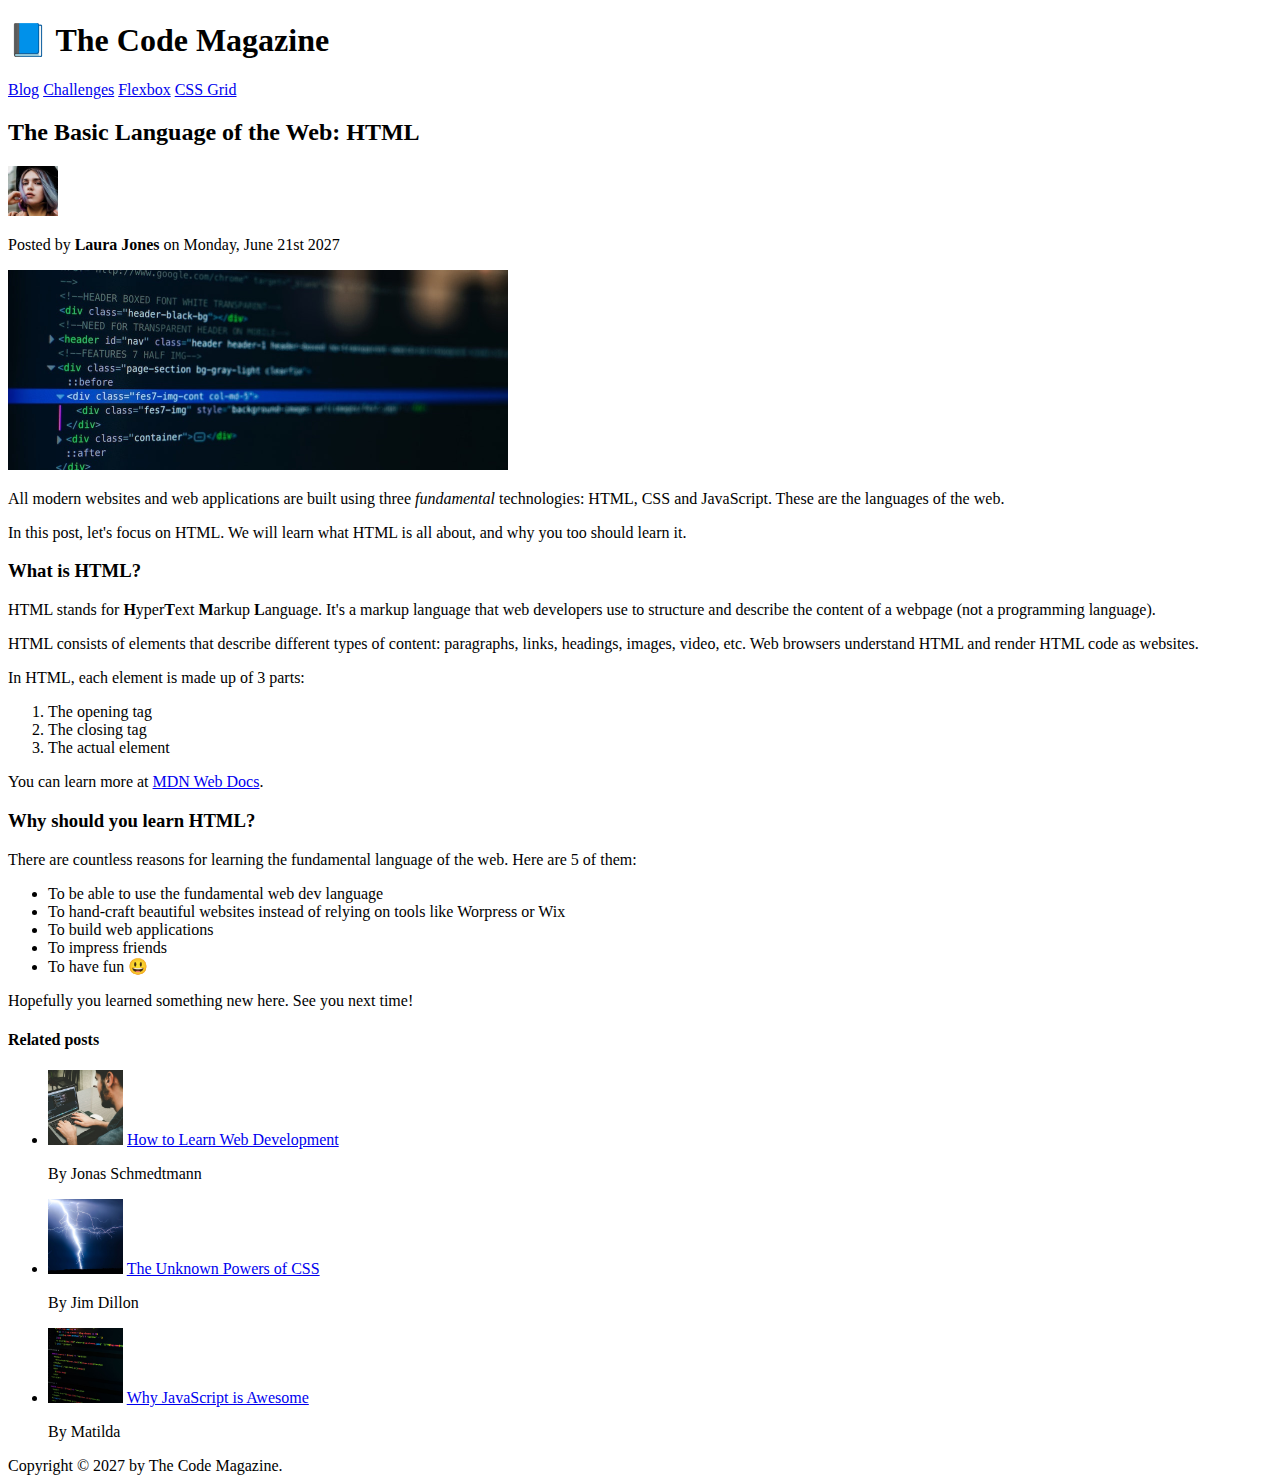
<file: final/02-HTML-Fundamentals/index.html>
<!DOCTYPE html>
<html lang="en">
  <head>
    <meta charset="UTF-8" />
    <title>The Basic Language of the Web: HTML</title>
  </head>

  <body>
    <!--
    <h1>The Basic Language of the Web: HTML</h1>
    <h2>The Basic Language of the Web: HTML</h2>
    <h3>The Basic Language of the Web: HTML</h3>
    <h4>The Basic Language of the Web: HTML</h4>
    <h5>The Basic Language of the Web: HTML</h5>
    <h6>The Basic Language of the Web: HTML</h6>
    -->

    <header>
      <h1>📘 The Code Magazine</h1>

      <nav>
        <a href="blog.html">Blog</a>
        <a href="#">Challenges</a>
        <a href="#">Flexbox</a>
        <a href="#">CSS Grid</a>
      </nav>
    </header>

    <article>
      <header>
        <h2>The Basic Language of the Web: HTML</h2>

        <img
          src="img/laura-jones.jpg"
          alt="Headshot of Laura Jones"
          height="50"
          width="50"
        />

        <p>Posted by <strong>Laura Jones</strong> on Monday, June 21st 2027</p>

        <img
          src="img/post-img.jpg"
          alt="HTML code on a screen"
          width="500"
          height="200"
        />
      </header>

      <p>
        All modern websites and web applications are built using three
        <em>fundamental</em>
        technologies: HTML, CSS and JavaScript. These are the languages of the
        web.
      </p>

      <p>
        In this post, let's focus on HTML. We will learn what HTML is all about,
        and why you too should learn it.
      </p>

      <h3>What is HTML?</h3>
      <p>
        HTML stands for <strong>H</strong>yper<strong>T</strong>ext
        <strong>M</strong>arkup <strong>L</strong>anguage. It's a markup
        language that web developers use to structure and describe the content
        of a webpage (not a programming language).
      </p>
      <p>
        HTML consists of elements that describe different types of content:
        paragraphs, links, headings, images, video, etc. Web browsers understand
        HTML and render HTML code as websites.
      </p>
      <p>In HTML, each element is made up of 3 parts:</p>

      <ol>
        <li>The opening tag</li>
        <li>The closing tag</li>
        <li>The actual element</li>
      </ol>

      <p>
        You can learn more at
        <a
          href="https://developer.mozilla.org/en-US/docs/Web/HTML"
          target="_blank"
          rel="noopener"
          >MDN Web Docs</a
        >.
      </p>

      <h3>Why should you learn HTML?</h3>

      <p>
        There are countless reasons for learning the fundamental language of the
        web. Here are 5 of them:
      </p>

      <ul>
        <li>To be able to use the fundamental web dev language</li>
        <li>
          To hand-craft beautiful websites instead of relying on tools like
          Worpress or Wix
        </li>
        <li>To build web applications</li>
        <li>To impress friends</li>
        <li>To have fun 😃</li>
      </ul>

      <p>Hopefully you learned something new here. See you next time!</p>
    </article>

    <aside>
      <h4>Related posts</h4>

      <ul>
        <li>
          <img
            src="img/related-1.jpg"
            alt="Person programming"
            width="75"
            width="75"
          />
          <a href="#">How to Learn Web Development</a>
          <p>By Jonas Schmedtmann</p>
        </li>
        <li>
          <img src="img/related-2.jpg" alt="Lightning" width="75" heigth="75" />
          <a href="#">The Unknown Powers of CSS</a>
          <p>By Jim Dillon</p>
        </li>
        <li>
          <img
            src="img/related-3.jpg"
            alt="JavaScript code on a screen"
            width="75"
            height="75"
          />
          <a href="#">Why JavaScript is Awesome</a>
          <p>By Matilda</p>
        </li>
      </ul>
    </aside>

    <footer>Copyright &copy; 2027 by The Code Magazine.</footer>
  </body>
</html>
</file>
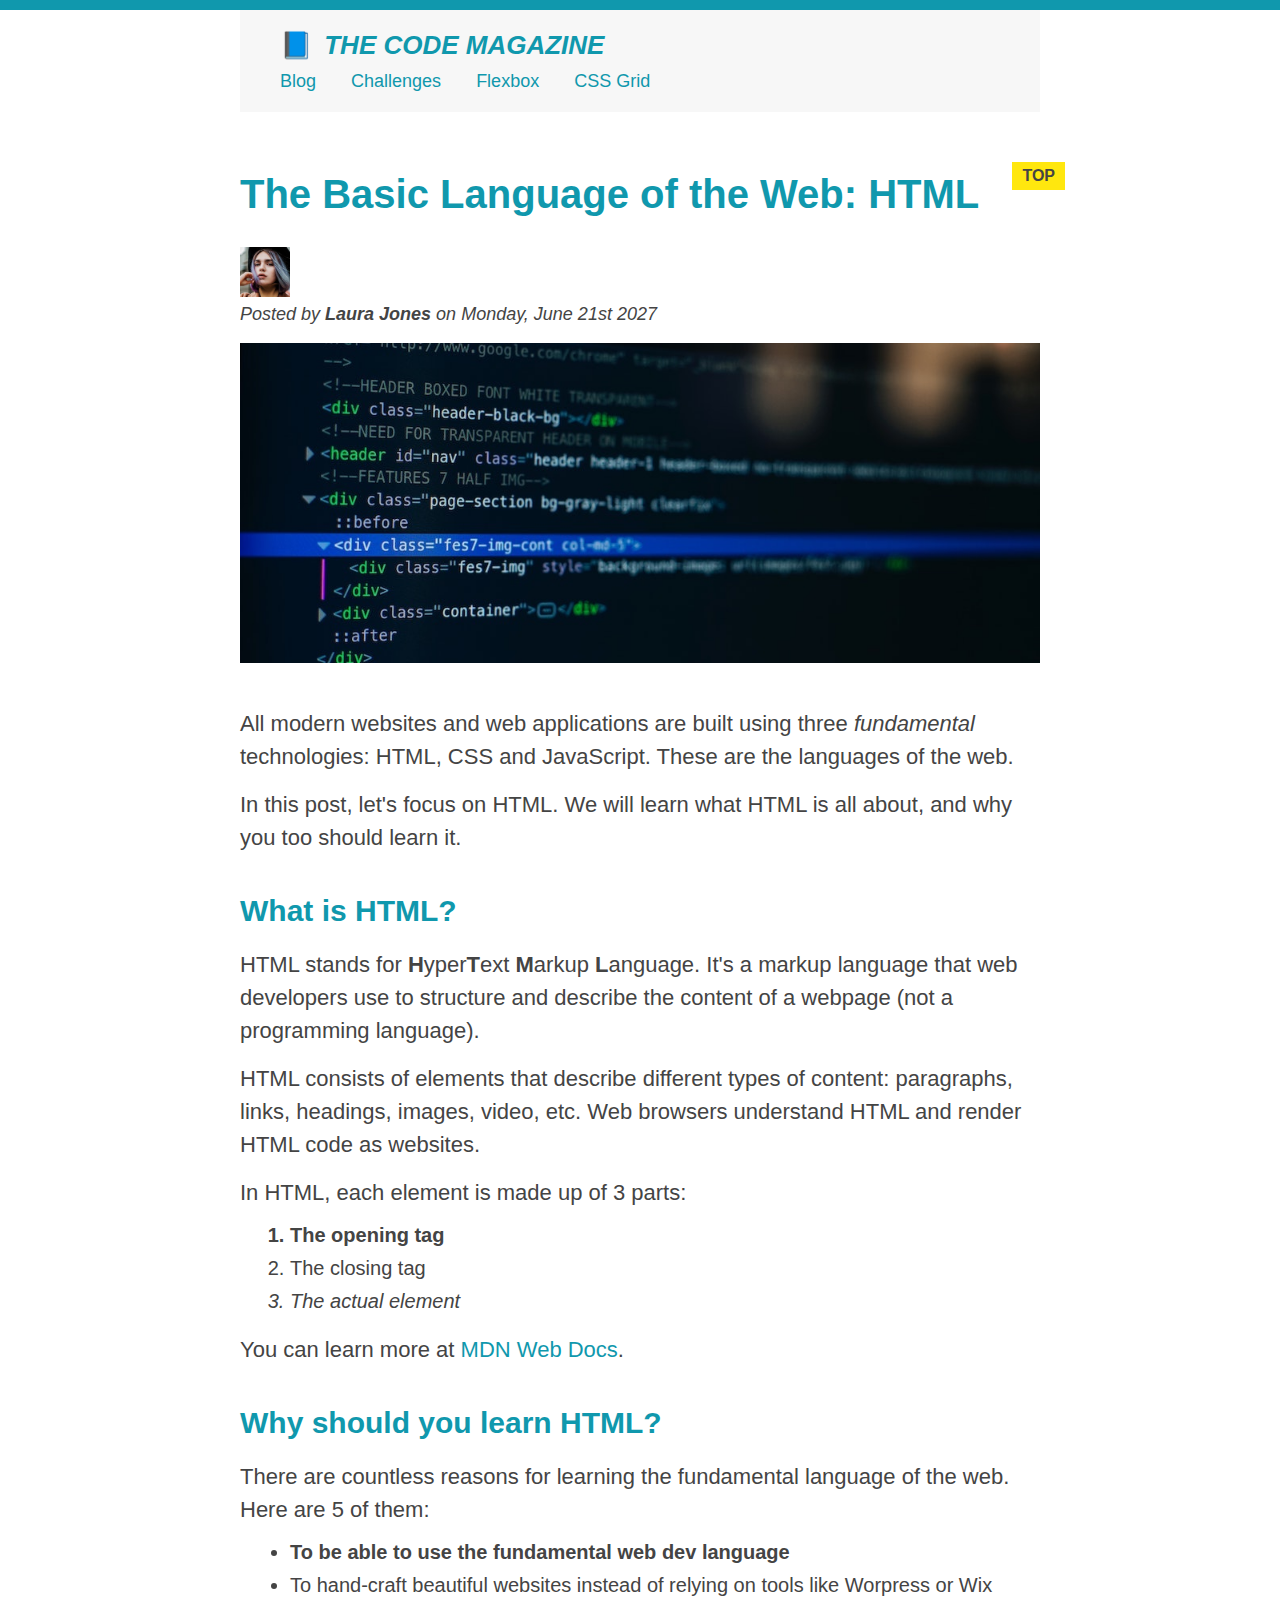
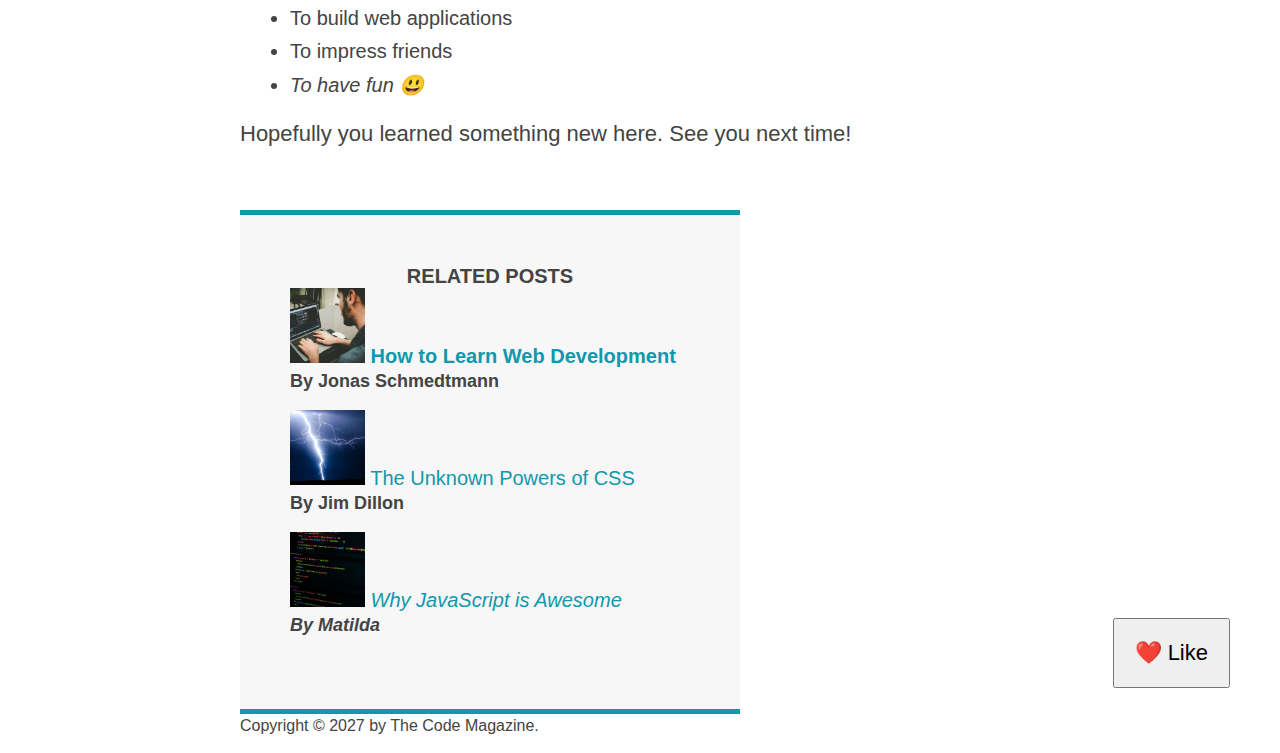
<file: final/03-CSS-Fundamentals/index.html>
<!DOCTYPE html>
<html lang="en">
  <head>
    <meta charset="UTF-8" />
    <link href="style.css" rel="stylesheet" />

    <title>The Basic Language of the Web: HTML</title>
  </head>

  <body>
    <!--
    <h1>The Basic Language of the Web: HTML</h1>
    <h2>The Basic Language of the Web: HTML</h2>
    <h3>The Basic Language of the Web: HTML</h3>
    <h4>The Basic Language of the Web: HTML</h4>
    <h5>The Basic Language of the Web: HTML</h5>
    <h6>The Basic Language of the Web: HTML</h6>
    -->

    <div class="container">
      <header class="main-header">
        <h1>📘 The Code Magazine</h1>

        <nav>
          <!-- <strong>This is the navigation</strong> -->
          <a href="blog.html">Blog</a>
          <a href="#">Challenges</a>
          <a href="#">Flexbox</a>
          <a href="#">CSS Grid</a>
        </nav>
      </header>

      <article>
        <header class="post-header">
          <h2>The Basic Language of the Web: HTML</h2>

          <img
            src="img/laura-jones.jpg"
            alt="Headshot of Laura Jones"
            height="50"
            width="50"
          />

          <p id="author">
            Posted by <strong>Laura Jones</strong> on Monday, June 21st 2027
          </p>

          <img
            src="img/post-img.jpg"
            alt="HTML code on a screen"
            width="500"
            height="200"
            class="post-img"
          />
          <button>❤️ Like</button>
        </header>

        <p>
          All modern websites and web applications are built using three
          <em>fundamental</em>
          technologies: HTML, CSS and JavaScript. These are the languages of the
          web.
        </p>

        <p>
          In this post, let's focus on HTML. We will learn what HTML is all
          about, and why you too should learn it.
        </p>

        <h3>What is HTML?</h3>
        <p>
          HTML stands for <strong>H</strong>yper<strong>T</strong>ext
          <strong>M</strong>arkup <strong>L</strong>anguage. It's a markup
          language that web developers use to structure and describe the content
          of a webpage (not a programming language).
        </p>
        <p>
          HTML consists of elements that describe different types of content:
          paragraphs, links, headings, images, video, etc. Web browsers
          understand HTML and render HTML code as websites.
        </p>
        <p>In HTML, each element is made up of 3 parts:</p>

        <ol>
          <li class="first-li">The opening tag</li>
          <li>The closing tag</li>
          <li>The actual element</li>
        </ol>

        <p>
          You can learn more at
          <a
            href="https://developer.mozilla.org/en-US/docs/Web/HTML"
            target="_blank"
            >MDN Web Docs</a
          >.
        </p>

        <h3>Why should you learn HTML?</h3>

        <p>
          There are countless reasons for learning the fundamental language of
          the web. Here are 5 of them:
        </p>

        <ul>
          <li class="first-li">
            To be able to use the fundamental web dev language
          </li>
          <li>
            To hand-craft beautiful websites instead of relying on tools like
            Worpress or Wix
          </li>
          <li>To build web applications</li>
          <li>To impress friends</li>
          <li>To have fun 😃</li>
        </ul>

        <p>Hopefully you learned something new here. See you next time!</p>
      </article>

      <aside>
        <h4>Related posts</h4>

        <ul class="related">
          <li>
            <img
              src="img/related-1.jpg"
              alt="Person programming"
              width="75"
              height="75"
            />
            <a href="#">How to Learn Web Development</a>
            <p class="related-author">By Jonas Schmedtmann</p>
          </li>
          <li>
            <img
              src="img/related-2.jpg"
              alt="Lightning"
              width="75"
              height="75"
            />
            <a href="#">The Unknown Powers of CSS</a>
            <p class="related-author">By Jim Dillon</p>
          </li>
          <li>
            <img
              src="img/related-3.jpg"
              alt="JavaScript code on a screen"
              width="75"
              height="75"
            />
            <a href="#">Why JavaScript is Awesome</a>
            <p class="related-author">By Matilda</p>
          </li>
        </ul>
      </aside>

      <footer>
        <p id="copyright" class="copyright text">
          Copyright &copy; 2027 by The Code Magazine.
        </p>
      </footer>
    </div>
  </body>
</html>
</file>
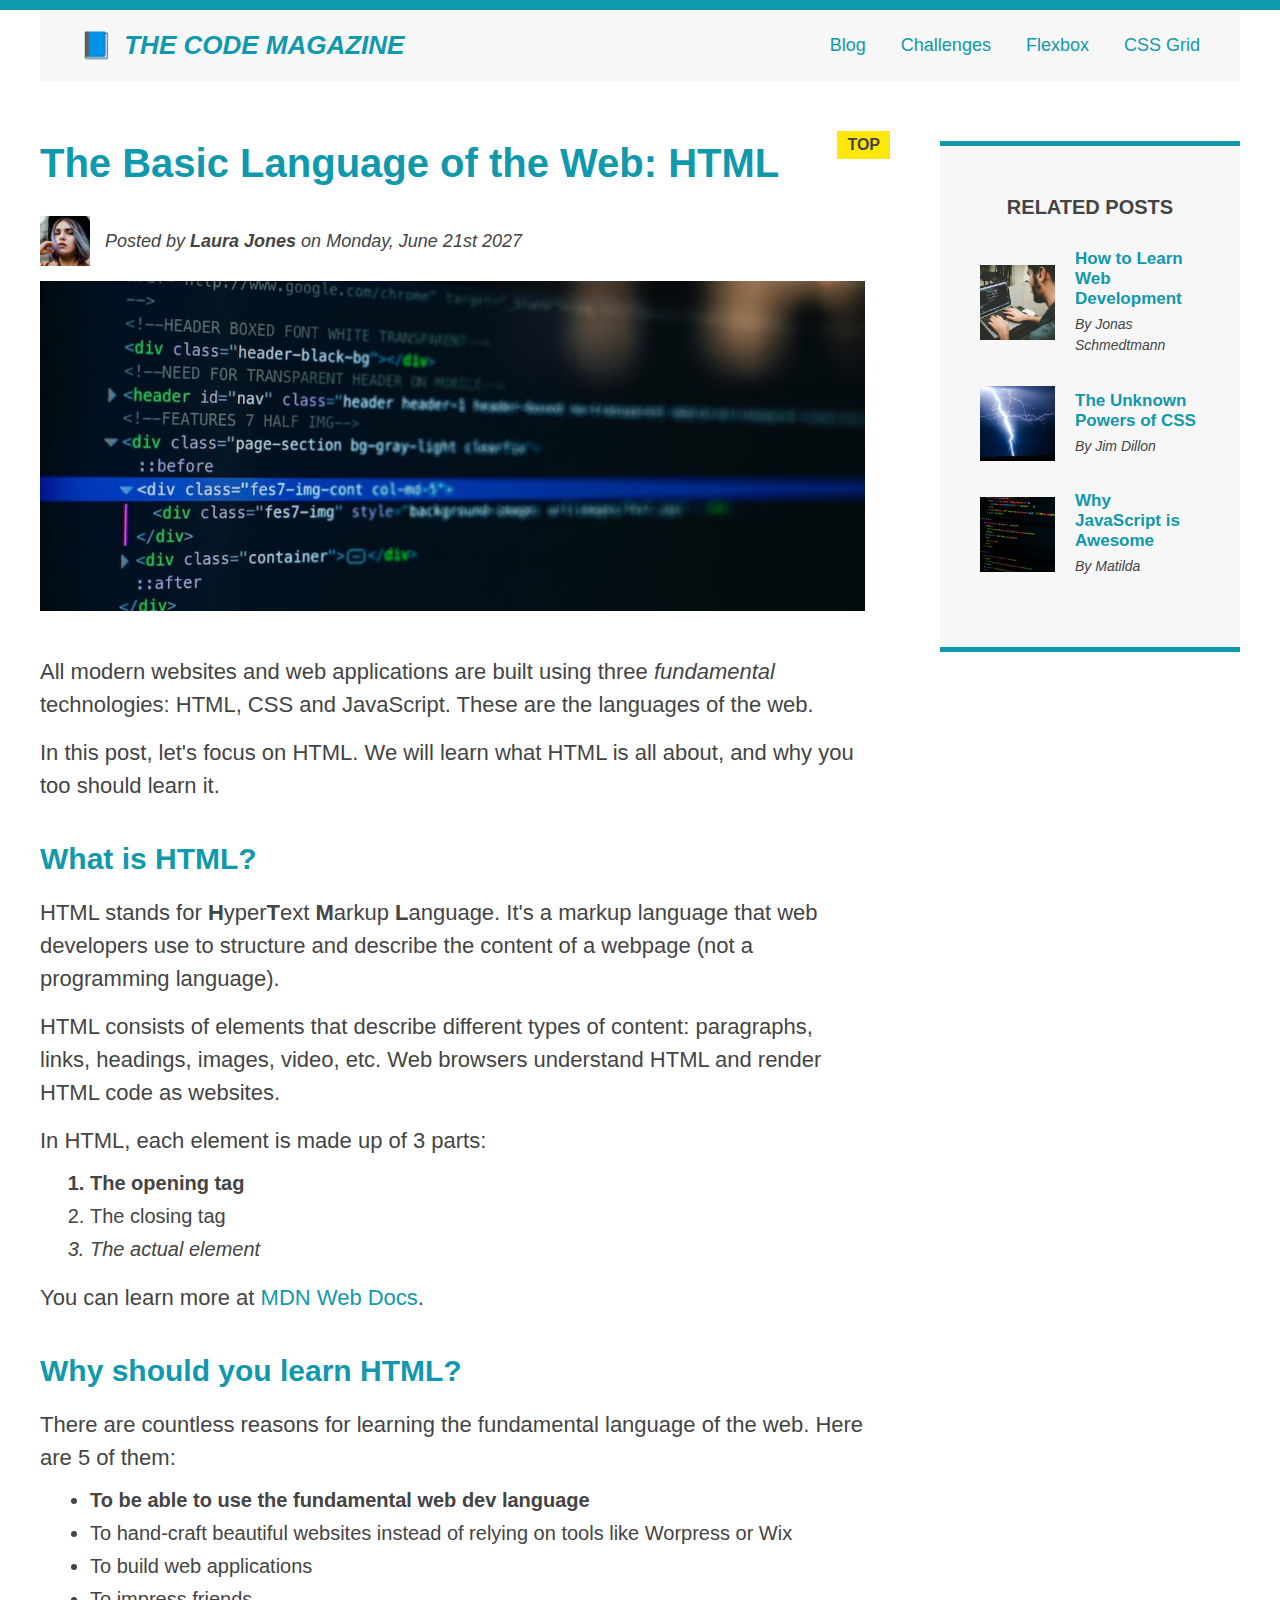
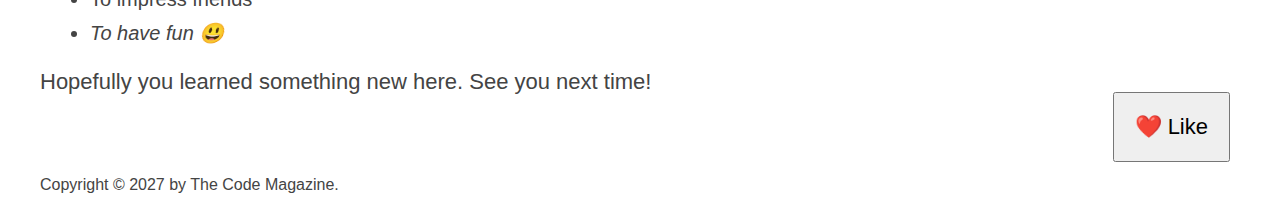
<file: final/04-CSS-Layouts/index.html>
<!DOCTYPE html>
<html lang="en">
  <head>
    <meta charset="UTF-8" />
    <link href="style.css" rel="stylesheet" />

    <title>The Basic Language of the Web: HTML</title>
  </head>

  <body>
    <!--
    <h1>The Basic Language of the Web: HTML</h1>
    <h2>The Basic Language of the Web: HTML</h2>
    <h3>The Basic Language of the Web: HTML</h3>
    <h4>The Basic Language of the Web: HTML</h4>
    <h5>The Basic Language of the Web: HTML</h5>
    <h6>The Basic Language of the Web: HTML</h6>
    -->

    <div class="container">
      <header class="main-header clearfix">
        <h1>📘 The Code Magazine</h1>

        <nav>
          <!-- <strong>This is the navigation</strong> -->
          <a href="blog.html">Blog</a>
          <a href="#">Challenges</a>
          <a href="flexbox.html">Flexbox</a>
          <a href="css-grid.html">CSS Grid</a>
        </nav>

        <!-- <div class="clear"></div> -->
      </header>

      <!-- ONLY NECESSARY FOR FLEXBOX -->
      <!-- <div class="row"> -->
      <article>
        <header class="post-header">
          <h2>The Basic Language of the Web: HTML</h2>

          <div class="author-box">
            <img
              src="img/laura-jones.jpg"
              alt="Headshot of Laura Jones"
              height="50"
              width="50"
              class="author-img"
            />

            <p id="author" class="author">
              Posted by <strong>Laura Jones</strong> on Monday, June 21st 2027
            </p>
          </div>

          <img
            src="img/post-img.jpg"
            alt="HTML code on a screen"
            width="500"
            height="200"
            class="post-img"
          />
          <button>❤️ Like</button>
        </header>

        <p>
          All modern websites and web applications are built using three
          <em>fundamental</em>
          technologies: HTML, CSS and JavaScript. These are the languages of the
          web.
        </p>

        <p>
          In this post, let's focus on HTML. We will learn what HTML is all
          about, and why you too should learn it.
        </p>

        <h3>What is HTML?</h3>
        <p>
          HTML stands for <strong>H</strong>yper<strong>T</strong>ext
          <strong>M</strong>arkup <strong>L</strong>anguage. It's a markup
          language that web developers use to structure and describe the content
          of a webpage (not a programming language).
        </p>
        <p>
          HTML consists of elements that describe different types of content:
          paragraphs, links, headings, images, video, etc. Web browsers
          understand HTML and render HTML code as websites.
        </p>
        <p>In HTML, each element is made up of 3 parts:</p>

        <ol>
          <li class="first-li">The opening tag</li>
          <li>The closing tag</li>
          <li>The actual element</li>
        </ol>

        <p>
          You can learn more at
          <a
            href="https://developer.mozilla.org/en-US/docs/Web/HTML"
            target="_blank"
            >MDN Web Docs</a
          >.
        </p>

        <h3>Why should you learn HTML?</h3>

        <p>
          There are countless reasons for learning the fundamental language of
          the web. Here are 5 of them:
        </p>

        <ul>
          <li class="first-li">
            To be able to use the fundamental web dev language
          </li>
          <li>
            To hand-craft beautiful websites instead of relying on tools like
            Worpress or Wix
          </li>
          <li>To build web applications</li>
          <li>To impress friends</li>
          <li>To have fun 😃</li>
        </ul>

        <p>Hopefully you learned something new here. See you next time!</p>
      </article>

      <aside>
        <h4>Related posts</h4>

        <ul class="related">
          <li class="related-post">
            <img
              src="img/related-1.jpg"
              alt="Person programming"
              width="75"
              height="75"
            />
            <div>
              <a href="#" class="related-link">How to Learn Web Development</a>
              <p class="related-author">By Jonas Schmedtmann</p>
            </div>
          </li>
          <li class="related-post">
            <img
              src="img/related-2.jpg"
              alt="Lightning"
              width="75"
              height="75"
            />
            <div>
              <a href="#" class="related-link">The Unknown Powers of CSS</a>
              <p class="related-author">By Jim Dillon</p>
            </div>
          </li>
          <li class="related-post">
            <img
              src="img/related-3.jpg"
              alt="JavaScript code on a screen"
              width="75"
              height="75"
            />
            <div>
              <a href="#" class="related-link">Why JavaScript is Awesome</a>
              <p class="related-author">By Matilda</p>
            </div>
          </li>
        </ul>
      </aside>
      <!-- </div> -->

      <footer>
        <p id="copyright" class="copyright text">
          Copyright &copy; 2027 by The Code Magazine.
        </p>
      </footer>
    </div>
  </body>
</html>
</file>
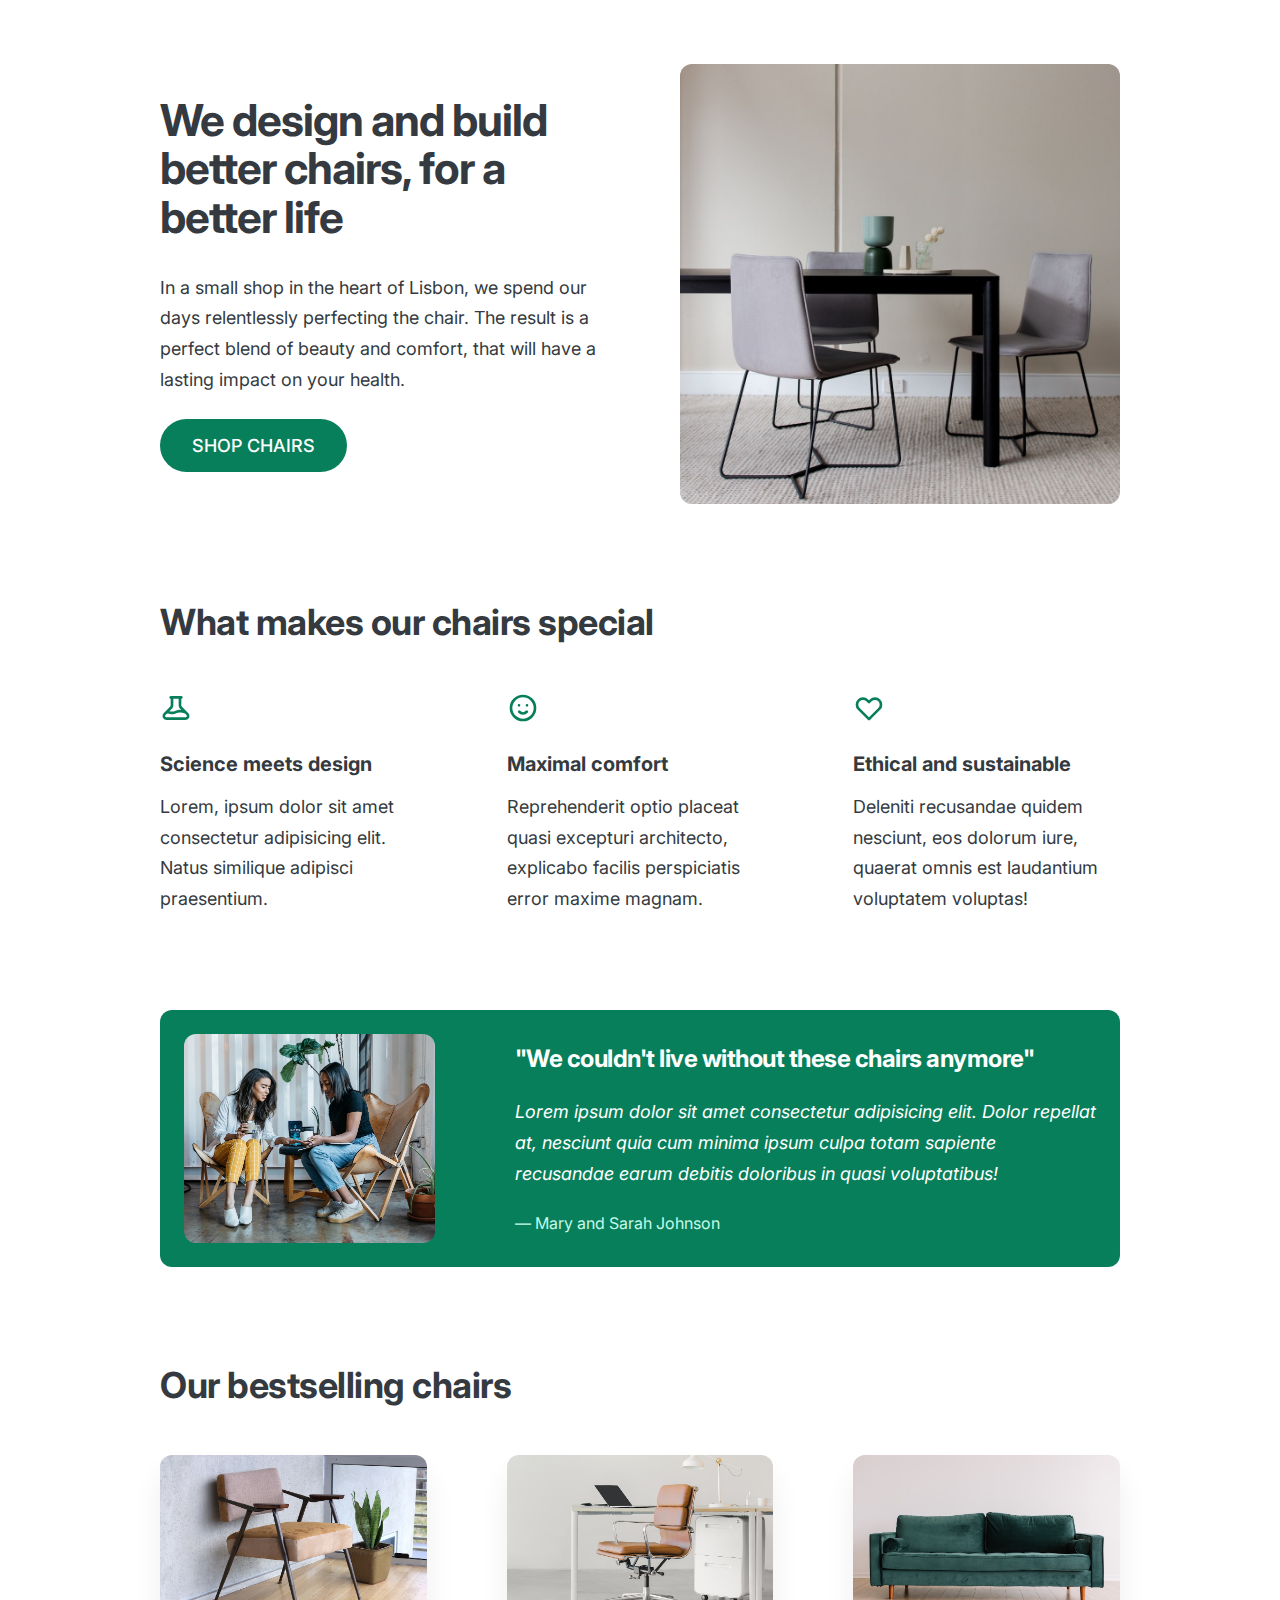
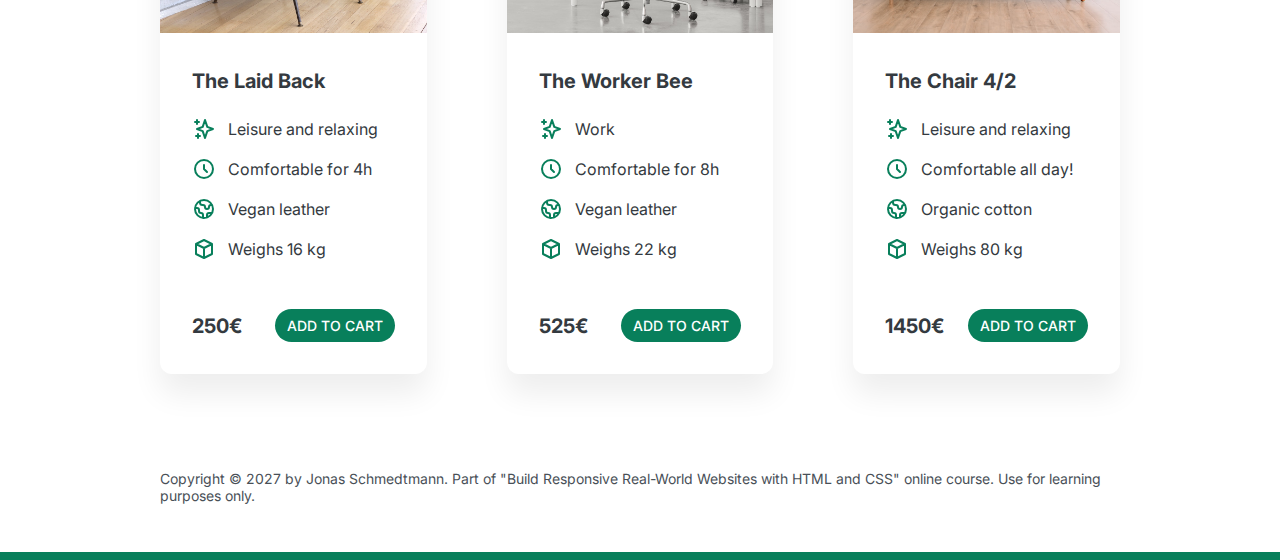
<file: final/05-Design/index.html>
<!DOCTYPE html>
<html lang="en">
  <head>
    <meta charset="UTF-8" />
    <meta http-equiv="X-UA-Compatible" content="IE=edge" />
    <meta name="viewport" content="width=device-width, initial-scale=1.0" />

    <link rel="preconnect" href="https://fonts.gstatic.com" />
    <link
      href="https://fonts.googleapis.com/css2?family=Inter:wght@400;500;700&display=swap"
      rel="stylesheet"
    />

    <link rel="stylesheet" href="style.css" />
    <title>Lisbon Chair Shop</title>
  </head>
  <body>
    <div class="container">
      <header>
        <div class="header-text-box">
          <h1>We design and build better chairs, for a better life</h1>
          <p class="header-text">
            In a small shop in the heart of Lisbon, we spend our days
            relentlessly perfecting the chair. The result is a perfect blend of
            beauty and comfort, that will have a lasting impact on your health.
          </p>
          <a class="btn btn--big" href="#">Shop chairs</a>
        </div>
        <img src="hero.jpg" alt="Photo" />
      </header>

      <section>
        <h2>What makes our chairs special</h2>
        <div class="grid-3-cols">
          <div>
            <svg
              xmlns="http://www.w3.org/2000/svg"
              class="features-icon"
              fill="none"
              viewBox="0 0 24 24"
              stroke="currentColor"
            >
              <path
                stroke-linecap="round"
                stroke-linejoin="round"
                stroke-width="2"
                d="M19.428 15.428a2 2 0 00-1.022-.547l-2.387-.477a6 6 0 00-3.86.517l-.318.158a6 6 0 01-3.86.517L6.05 15.21a2 2 0 00-1.806.547M8 4h8l-1 1v5.172a2 2 0 00.586 1.414l5 5c1.26 1.26.367 3.414-1.415 3.414H4.828c-1.782 0-2.674-2.154-1.414-3.414l5-5A2 2 0 009 10.172V5L8 4z"
              />
            </svg>
            <p class="features-title"><strong>Science meets design</strong></p>
            <p class="features-text">
              Lorem, ipsum dolor sit amet consectetur adipisicing elit. Natus
              similique adipisci praesentium.
            </p>
          </div>

          <div>
            <svg
              xmlns="http://www.w3.org/2000/svg"
              class="features-icon"
              fill="none"
              viewBox="0 0 24 24"
              stroke="currentColor"
            >
              <path
                stroke-linecap="round"
                stroke-linejoin="round"
                stroke-width="2"
                d="M14.828 14.828a4 4 0 01-5.656 0M9 10h.01M15 10h.01M21 12a9 9 0 11-18 0 9 9 0 0118 0z"
              />
            </svg>
            <p class="features-title">
              <strong>Maximal comfort</strong>
            </p>
            <p class="features-text">
              Reprehenderit optio placeat quasi excepturi architecto, explicabo
              facilis perspiciatis error maxime magnam.
            </p>
          </div>

          <div>
            <svg
              xmlns="http://www.w3.org/2000/svg"
              class="features-icon"
              fill="none"
              viewBox="0 0 24 24"
              stroke="currentColor"
            >
              <path
                stroke-linecap="round"
                stroke-linejoin="round"
                stroke-width="2"
                d="M4.318 6.318a4.5 4.5 0 000 6.364L12 20.364l7.682-7.682a4.5 4.5 0 00-6.364-6.364L12 7.636l-1.318-1.318a4.5 4.5 0 00-6.364 0z"
              />
            </svg>
            <p class="features-title">
              <strong>Ethical and sustainable</strong>
            </p>
            <p class="features-text">
              Deleniti recusandae quidem nesciunt, eos dolorum iure, quaerat
              omnis est laudantium voluptatem voluptas!
            </p>
          </div>
        </div>
      </section>

      <section class="testimonial-section">
        <div class="grid-3-cols">
          <img src="customers.jpg" alt="People sitting on chairs" />
          <div class="testimonial-box">
            <h2>"We couldn't live without these chairs anymore"</h2>
            <blockquote class="testimonial-text">
              Lorem ipsum dolor sit amet consectetur adipisicing elit. Dolor
              repellat at, nesciunt quia cum minima ipsum culpa totam sapiente
              recusandae earum debitis doloribus in quasi voluptatibus!
            </blockquote>
            <p class="testimonial-author">&mdash; Mary and Sarah Johnson</p>
          </div>
        </div>
      </section>

      <section>
        <h2>Our bestselling chairs</h2>
        <div class="grid-3-cols">
          <figure class="chair">
            <img src="chair-1.jpg" alt="Chair" />
            <div class="chair-box">
              <h3>The Laid Back</h3>
              <ul class="chair-details">
                <li>
                  <svg
                    xmlns="http://www.w3.org/2000/svg"
                    class="chair-icon"
                    fill="none"
                    viewBox="0 0 24 24"
                    stroke="currentColor"
                  >
                    <path
                      stroke-linecap="round"
                      stroke-linejoin="round"
                      stroke-width="2"
                      d="M5 3v4M3 5h4M6 17v4m-2-2h4m5-16l2.286 6.857L21 12l-5.714 2.143L13 21l-2.286-6.857L5 12l5.714-2.143L13 3z"
                    />
                  </svg>
                  <!-- Span is a generic INLINE text element, it doesn't have any meaning. It's like a div element, but inline -->
                  <span>Leisure and relaxing</span>
                </li>
                <li>
                  <svg
                    xmlns="http://www.w3.org/2000/svg"
                    class="chair-icon"
                    fill="none"
                    viewBox="0 0 24 24"
                    stroke="currentColor"
                  >
                    <path
                      stroke-linecap="round"
                      stroke-linejoin="round"
                      stroke-width="2"
                      d="M12 8v4l3 3m6-3a9 9 0 11-18 0 9 9 0 0118 0z"
                    />
                  </svg>
                  <span>Comfortable for 4h</span>
                </li>
                <li>
                  <svg
                    xmlns="http://www.w3.org/2000/svg"
                    class="chair-icon"
                    fill="none"
                    viewBox="0 0 24 24"
                    stroke="currentColor"
                  >
                    <path
                      stroke-linecap="round"
                      stroke-linejoin="round"
                      stroke-width="2"
                      d="M3.055 11H5a2 2 0 012 2v1a2 2 0 002 2 2 2 0 012 2v2.945M8 3.935V5.5A2.5 2.5 0 0010.5 8h.5a2 2 0 012 2 2 2 0 104 0 2 2 0 012-2h1.064M15 20.488V18a2 2 0 012-2h3.064M21 12a9 9 0 11-18 0 9 9 0 0118 0z"
                    />
                  </svg>
                  <span>Vegan leather</span>
                </li>
                <li>
                  <svg
                    xmlns="http://www.w3.org/2000/svg"
                    class="chair-icon"
                    fill="none"
                    viewBox="0 0 24 24"
                    stroke="currentColor"
                  >
                    <path
                      stroke-linecap="round"
                      stroke-linejoin="round"
                      stroke-width="2"
                      d="M20 7l-8-4-8 4m16 0l-8 4m8-4v10l-8 4m0-10L4 7m8 4v10M4 7v10l8 4"
                    />
                  </svg>
                  <span>Weighs 16 kg</span>
                </li>
              </ul>
              <div class="chair-price">
                <strong>250€</strong>
                <a href="#" class="btn btn--small">Add to cart</a>
              </div>
            </div>
          </figure>

          <figure class="chair">
            <img src="chair-2.jpg" alt="Chair" />
            <div class="chair-box">
              <h3>The Worker Bee</h3>
              <ul class="chair-details">
                <li>
                  <svg
                    xmlns="http://www.w3.org/2000/svg"
                    class="chair-icon"
                    fill="none"
                    viewBox="0 0 24 24"
                    stroke="currentColor"
                  >
                    <path
                      stroke-linecap="round"
                      stroke-linejoin="round"
                      stroke-width="2"
                      d="M5 3v4M3 5h4M6 17v4m-2-2h4m5-16l2.286 6.857L21 12l-5.714 2.143L13 21l-2.286-6.857L5 12l5.714-2.143L13 3z"
                    />
                  </svg>
                  <span>Work</span>
                </li>
                <li>
                  <svg
                    xmlns="http://www.w3.org/2000/svg"
                    class="chair-icon"
                    fill="none"
                    viewBox="0 0 24 24"
                    stroke="currentColor"
                  >
                    <path
                      stroke-linecap="round"
                      stroke-linejoin="round"
                      stroke-width="2"
                      d="M12 8v4l3 3m6-3a9 9 0 11-18 0 9 9 0 0118 0z"
                    />
                  </svg>
                  <span>Comfortable for 8h</span>
                </li>
                <li>
                  <svg
                    xmlns="http://www.w3.org/2000/svg"
                    class="chair-icon"
                    fill="none"
                    viewBox="0 0 24 24"
                    stroke="currentColor"
                  >
                    <path
                      stroke-linecap="round"
                      stroke-linejoin="round"
                      stroke-width="2"
                      d="M3.055 11H5a2 2 0 012 2v1a2 2 0 002 2 2 2 0 012 2v2.945M8 3.935V5.5A2.5 2.5 0 0010.5 8h.5a2 2 0 012 2 2 2 0 104 0 2 2 0 012-2h1.064M15 20.488V18a2 2 0 012-2h3.064M21 12a9 9 0 11-18 0 9 9 0 0118 0z"
                    />
                  </svg>
                  <span>Vegan leather</span>
                </li>
                <li>
                  <svg
                    xmlns="http://www.w3.org/2000/svg"
                    class="chair-icon"
                    fill="none"
                    viewBox="0 0 24 24"
                    stroke="currentColor"
                  >
                    <path
                      stroke-linecap="round"
                      stroke-linejoin="round"
                      stroke-width="2"
                      d="M20 7l-8-4-8 4m16 0l-8 4m8-4v10l-8 4m0-10L4 7m8 4v10M4 7v10l8 4"
                    />
                  </svg>
                  <span>Weighs 22 kg</span>
                </li>
              </ul>
              <div class="chair-price">
                <strong>525€</strong>
                <a href="#" class="btn btn--small">Add to cart</a>
              </div>
            </div>
          </figure>

          <figure class="chair">
            <img src="chair-3.jpg" alt="Chair" />
            <div class="chair-box">
              <h3>The Chair 4/2</h3>
              <ul class="chair-details">
                <li>
                  <svg
                    xmlns="http://www.w3.org/2000/svg"
                    class="chair-icon"
                    fill="none"
                    viewBox="0 0 24 24"
                    stroke="currentColor"
                  >
                    <path
                      stroke-linecap="round"
                      stroke-linejoin="round"
                      stroke-width="2"
                      d="M5 3v4M3 5h4M6 17v4m-2-2h4m5-16l2.286 6.857L21 12l-5.714 2.143L13 21l-2.286-6.857L5 12l5.714-2.143L13 3z"
                    />
                  </svg>
                  <span>Leisure and relaxing</span>
                </li>
                <li>
                  <svg
                    xmlns="http://www.w3.org/2000/svg"
                    class="chair-icon"
                    fill="none"
                    viewBox="0 0 24 24"
                    stroke="currentColor"
                  >
                    <path
                      stroke-linecap="round"
                      stroke-linejoin="round"
                      stroke-width="2"
                      d="M12 8v4l3 3m6-3a9 9 0 11-18 0 9 9 0 0118 0z"
                    />
                  </svg>
                  <span>Comfortable all day!</span>
                </li>
                <li>
                  <svg
                    xmlns="http://www.w3.org/2000/svg"
                    class="chair-icon"
                    fill="none"
                    viewBox="0 0 24 24"
                    stroke="currentColor"
                  >
                    <path
                      stroke-linecap="round"
                      stroke-linejoin="round"
                      stroke-width="2"
                      d="M3.055 11H5a2 2 0 012 2v1a2 2 0 002 2 2 2 0 012 2v2.945M8 3.935V5.5A2.5 2.5 0 0010.5 8h.5a2 2 0 012 2 2 2 0 104 0 2 2 0 012-2h1.064M15 20.488V18a2 2 0 012-2h3.064M21 12a9 9 0 11-18 0 9 9 0 0118 0z"
                    />
                  </svg>
                  <span>Organic cotton</span>
                </li>
                <li>
                  <svg
                    xmlns="http://www.w3.org/2000/svg"
                    class="chair-icon"
                    fill="none"
                    viewBox="0 0 24 24"
                    stroke="currentColor"
                  >
                    <path
                      stroke-linecap="round"
                      stroke-linejoin="round"
                      stroke-width="2"
                      d="M20 7l-8-4-8 4m16 0l-8 4m8-4v10l-8 4m0-10L4 7m8 4v10M4 7v10l8 4"
                    />
                  </svg>
                  <span>Weighs 80 kg</span>
                </li>
              </ul>
              <div class="chair-price">
                <strong>1450€</strong>
                <a href="#" class="btn btn--small">Add to cart</a>
              </div>
            </div>
          </figure>
        </div>
      </section>

      <footer>
        Copyright &copy; 2027 by Jonas Schmedtmann. Part of "Build Responsive
        Real-World Websites with HTML and CSS" online course. Use for learning
        purposes only.
      </footer>
    </div>
  </body>
</html>
</file>
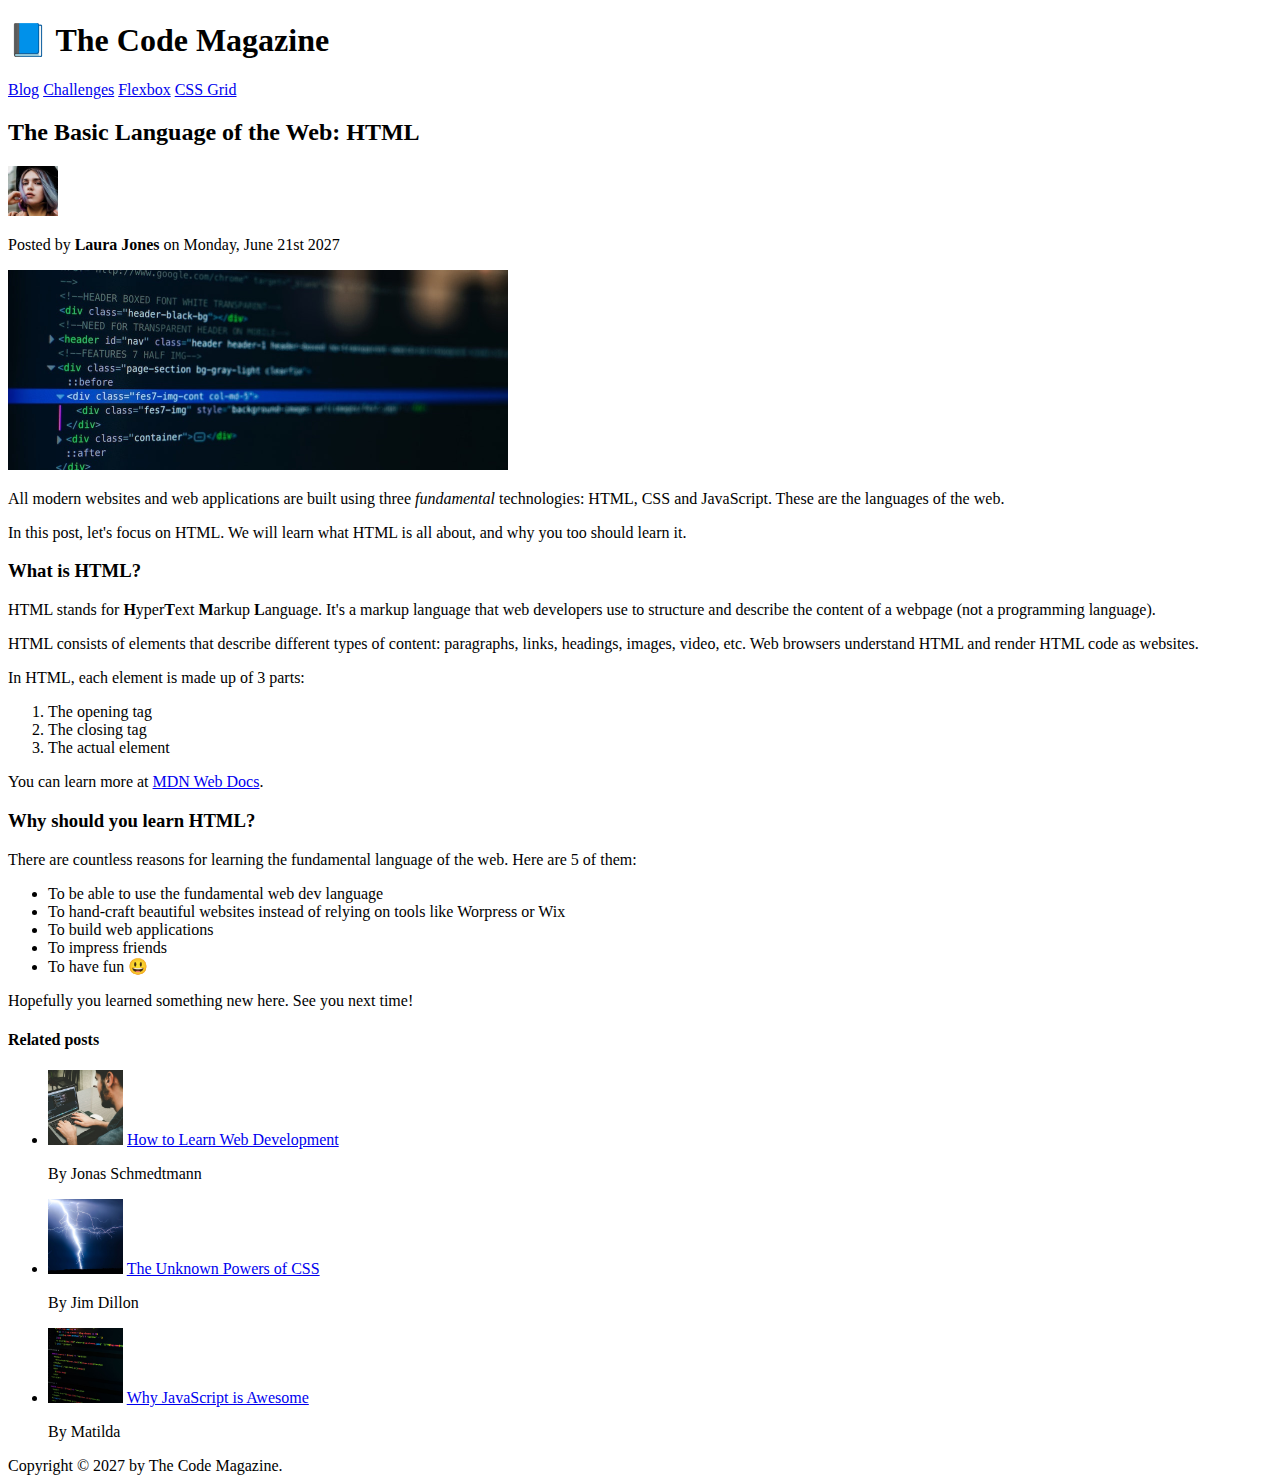
<file: starter/03-CSS-Fundamentals/index.html>
<!DOCTYPE html>
<html lang="en">
  <head>
    <meta charset="UTF-8" />
    <title>The Basic Language of the Web: HTML</title>
  </head>

  <body>
    <!--
    <h1>The Basic Language of the Web: HTML</h1>
    <h2>The Basic Language of the Web: HTML</h2>
    <h3>The Basic Language of the Web: HTML</h3>
    <h4>The Basic Language of the Web: HTML</h4>
    <h5>The Basic Language of the Web: HTML</h5>
    <h6>The Basic Language of the Web: HTML</h6>
    -->

    <header>
      <h1>📘 The Code Magazine</h1>

      <nav>
        <a href="blog.html">Blog</a>
        <a href="#">Challenges</a>
        <a href="#">Flexbox</a>
        <a href="#">CSS Grid</a>
      </nav>
    </header>

    <article>
      <header>
        <h2>The Basic Language of the Web: HTML</h2>

        <img
          src="img/laura-jones.jpg"
          alt="Headshot of Laura Jones"
          height="50"
          width="50"
        />

        <p>Posted by <strong>Laura Jones</strong> on Monday, June 21st 2027</p>

        <img
          src="img/post-img.jpg"
          alt="HTML code on a screen"
          width="500"
          height="200"
        />
      </header>

      <p>
        All modern websites and web applications are built using three
        <em>fundamental</em>
        technologies: HTML, CSS and JavaScript. These are the languages of the
        web.
      </p>

      <p>
        In this post, let's focus on HTML. We will learn what HTML is all about,
        and why you too should learn it.
      </p>

      <h3>What is HTML?</h3>
      <p>
        HTML stands for <strong>H</strong>yper<strong>T</strong>ext
        <strong>M</strong>arkup <strong>L</strong>anguage. It's a markup
        language that web developers use to structure and describe the content
        of a webpage (not a programming language).
      </p>
      <p>
        HTML consists of elements that describe different types of content:
        paragraphs, links, headings, images, video, etc. Web browsers understand
        HTML and render HTML code as websites.
      </p>
      <p>In HTML, each element is made up of 3 parts:</p>

      <ol>
        <li>The opening tag</li>
        <li>The closing tag</li>
        <li>The actual element</li>
      </ol>

      <p>
        You can learn more at
        <a
          href="https://developer.mozilla.org/en-US/docs/Web/HTML"
          target="_blank"
          >MDN Web Docs</a
        >.
      </p>

      <h3>Why should you learn HTML?</h3>

      <p>
        There are countless reasons for learning the fundamental language of the
        web. Here are 5 of them:
      </p>

      <ul>
        <li>To be able to use the fundamental web dev language</li>
        <li>
          To hand-craft beautiful websites instead of relying on tools like
          Worpress or Wix
        </li>
        <li>To build web applications</li>
        <li>To impress friends</li>
        <li>To have fun 😃</li>
      </ul>

      <p>Hopefully you learned something new here. See you next time!</p>
    </article>

    <aside>
      <h4>Related posts</h4>

      <ul>
        <li>
          <img
            src="img/related-1.jpg"
            alt="Person programming"
            width="75"
            width="75"
          />
          <a href="#">How to Learn Web Development</a>
          <p>By Jonas Schmedtmann</p>
        </li>
        <li>
          <img src="img/related-2.jpg" alt="Lightning" width="75" heigth="75" />
          <a href="#">The Unknown Powers of CSS</a>
          <p>By Jim Dillon</p>
        </li>
        <li>
          <img
            src="img/related-3.jpg"
            alt="JavaScript code on a screen"
            width="75"
            height="75"
          />
          <a href="#">Why JavaScript is Awesome</a>
          <p>By Matilda</p>
        </li>
      </ul>
    </aside>

    <footer>Copyright &copy; 2027 by The Code Magazine.</footer>
  </body>
</html>
</file>
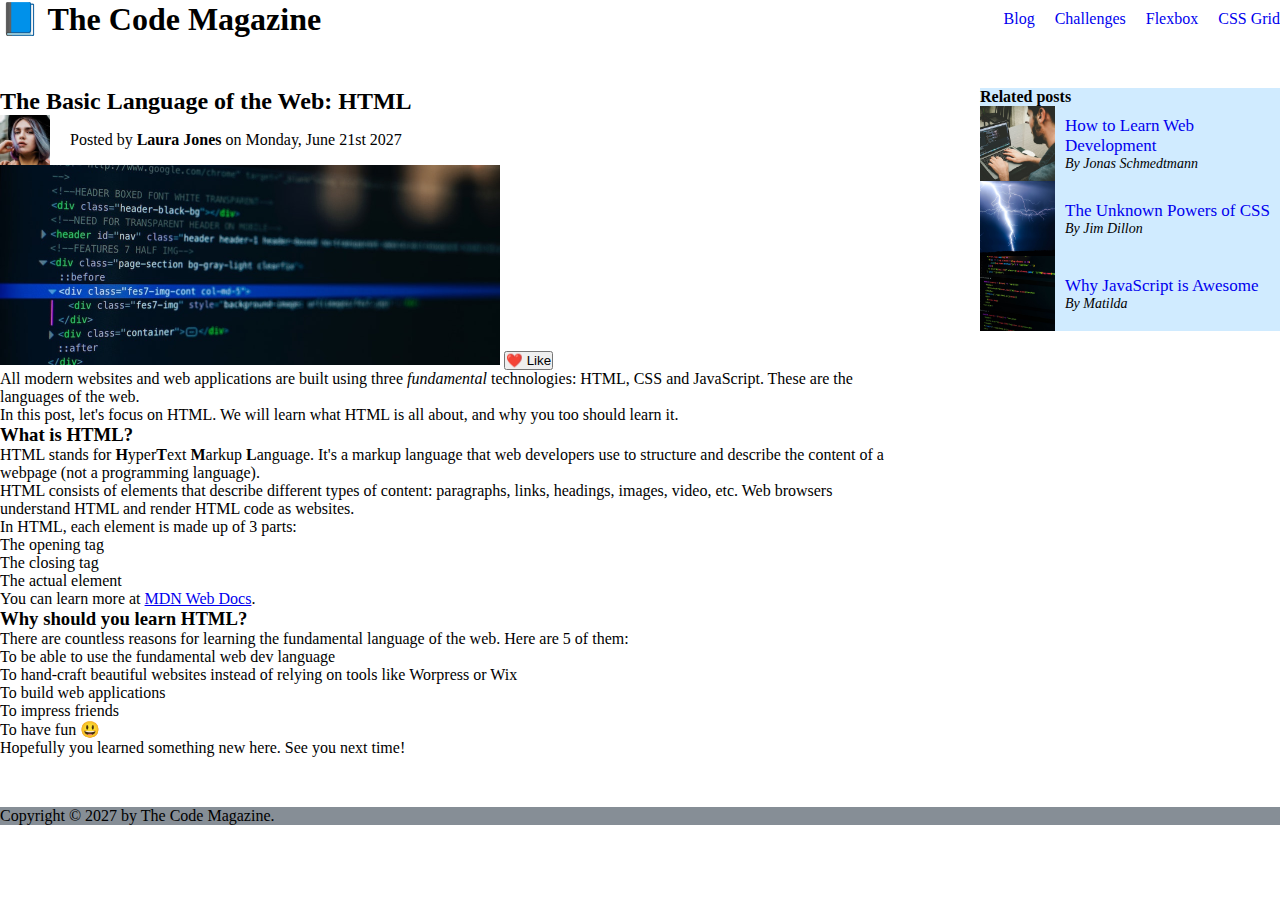
<file: starter/04-CSS-Layouts/index.html>
<!DOCTYPE html>
<html lang="en">
  <head>
    <meta charset="UTF-8" />
    <link href="style.css" rel="stylesheet" />

    <title>The Basic Language of the Web: HTML</title>
  </head>

  <body>
    <!--
    <h1>The Basic Language of the Web: HTML</h1>
    <h2>The Basic Language of the Web: HTML</h2>
    <h3>The Basic Language of the Web: HTML</h3>
    <h4>The Basic Language of the Web: HTML</h4>
    <h5>The Basic Language of the Web: HTML</h5>
    <h6>The Basic Language of the Web: HTML</h6>
    -->

    <div class="container">
      <header class="main-header">
        <h1>📘 The Code Magazine</h1>

        <nav class="navbar">
          <!-- <strong>This is the navigation</strong> -->
          <a href="blog.html">Blog</a>
          <a href="#">Challenges</a>
          <a href="flexbox.html">Flexbox</a>
          <a href="css-grid.html">CSS Grid</a>
        </nav>
      </header>
      
      <!-- <div class="row"> ONLY NECESSARY FOR FLEX BOX-->
        <article>
          <header class="post-header">
            <h2>The Basic Language of the Web: HTML</h2>
            <div class="author-box">
              <img
              src="img/laura-jones.jpg"
              alt="Headshot of Laura Jones"
              height="50"
              width="50"
              />
  
              <p id="author">
                Posted by <strong>Laura Jones</strong> on Monday, June 21st 2027
              </p>
            </div>
            
  
            <img
              src="img/post-img.jpg"
              alt="HTML code on a screen"
              width="500"
              height="200"
              class="post-img"
            />
            <button>❤️ Like</button>
          </header>
  
          <p>
            All modern websites and web applications are built using three
            <em>fundamental</em>
            technologies: HTML, CSS and JavaScript. These are the languages of the
            web.
          </p>
  
          <p>
            In this post, let's focus on HTML. We will learn what HTML is all
            about, and why you too should learn it.
          </p>
          
          <h3>What is HTML?</h3>
          <p>
            HTML stands for <strong>H</strong>yper<strong>T</strong>ext
            <strong>M</strong>arkup <strong>L</strong>anguage. It's a markup
            language that web developers use to structure and describe the content
            of a webpage (not a programming language).
          </p>
          <p>
            HTML consists of elements that describe different types of content:
            paragraphs, links, headings, images, video, etc. Web browsers
            understand HTML and render HTML code as websites.
          </p>
          <p>In HTML, each element is made up of 3 parts:</p>
          
          <ol>
            <li class="first-li">The opening tag</li>
            <li>The closing tag</li>
            <li>The actual element</li>
          </ol>
          
          <p>
            You can learn more at
            <a
              href="https://developer.mozilla.org/en-US/docs/Web/HTML"
              target="_blank"
              rel="noopener"
              >MDN Web Docs</a
              >.
          </p>
  
          <h3>Why should you learn HTML?</h3>
          
          <p>
            There are countless reasons for learning the fundamental language of
            the web. Here are 5 of them:
          </p>
  
          <ul>
            <li class="first-li">
              To be able to use the fundamental web dev language
            </li>
            <li>
              To hand-craft beautiful websites instead of relying on tools like
              Worpress or Wix
            </li>
            <li>To build web applications</li>
            <li>To impress friends</li>
            <li>To have fun 😃</li>
          </ul>
          
          <p>Hopefully you learned something new here. See you next time!</p>
        </article>
        
        <aside>
            <h4>Related posts</h4>
            <ul class="related">
              <li class="related-post">
                <img
                src="img/related-1.jpg"
                alt="Person programming"
                width="75"
                height="75"
              />
              <div>
                <a href="#" class="related-link">How to Learn Web Development</a>
                <p class="related-author">By Jonas Schmedtmann</p>
              </div>
            </li>

            <li class="related-post">
              <img
                src="img/related-2.jpg"
                alt="Lightning"
                width="75"
                height="75"
                />
              <div>
                <a href="#"  class="related-link">The Unknown Powers of CSS</a>
                <p class="related-author">By Jim Dillon</p>
              </div>
            </li>

            <li class="related-post">
              <img
              src="img/related-3.jpg"
              alt="JavaScript code on a screen"
              width="75"
              height="75"
              />
              <div>
                <a href="#"  class="related-link">Why JavaScript is Awesome</a>
                <p class="related-author">By Matilda</p>
              </div>
              
            </li>
          </ul>
        </aside>
      <!-- </div> -->

      <footer>
        <p id="copyright" class="copyright text">
          Copyright &copy; 2027 by The Code Magazine.
        </p>
      </footer>
    </div>
  </body>
</html>
</file>
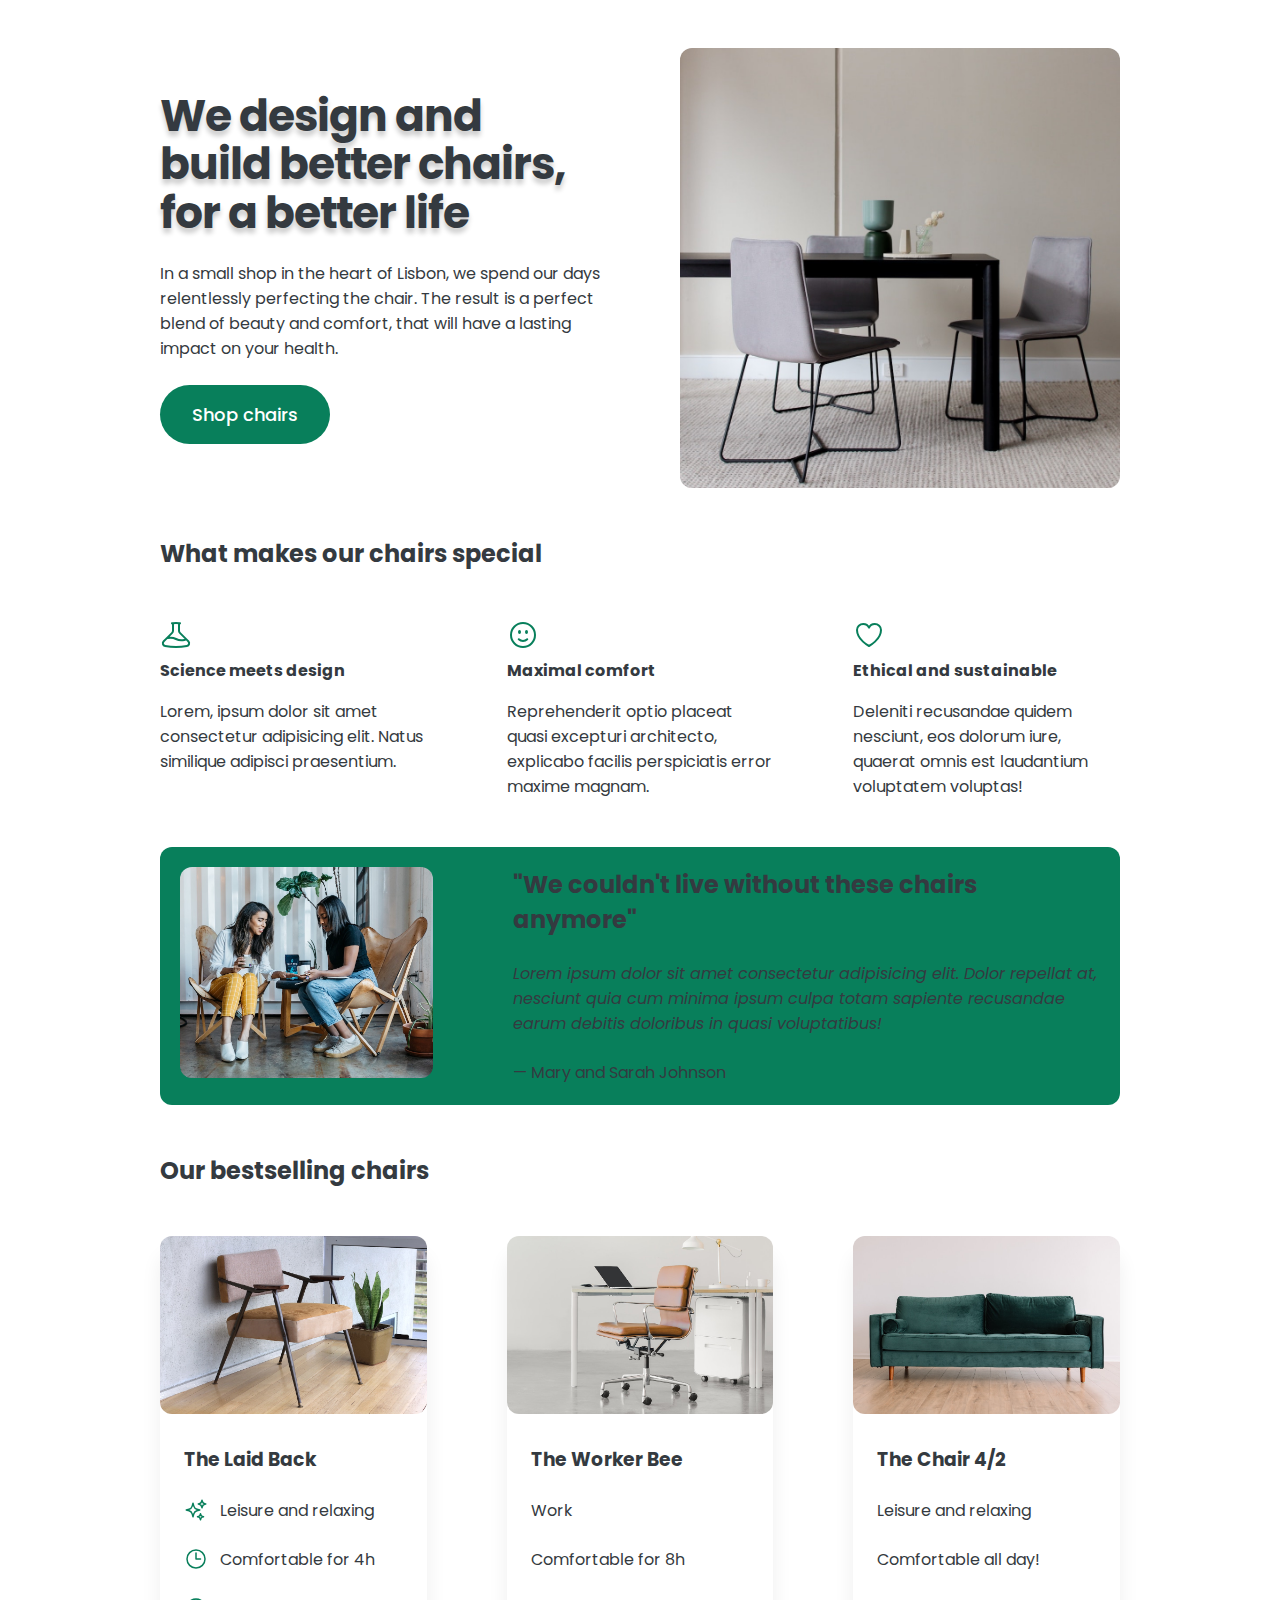
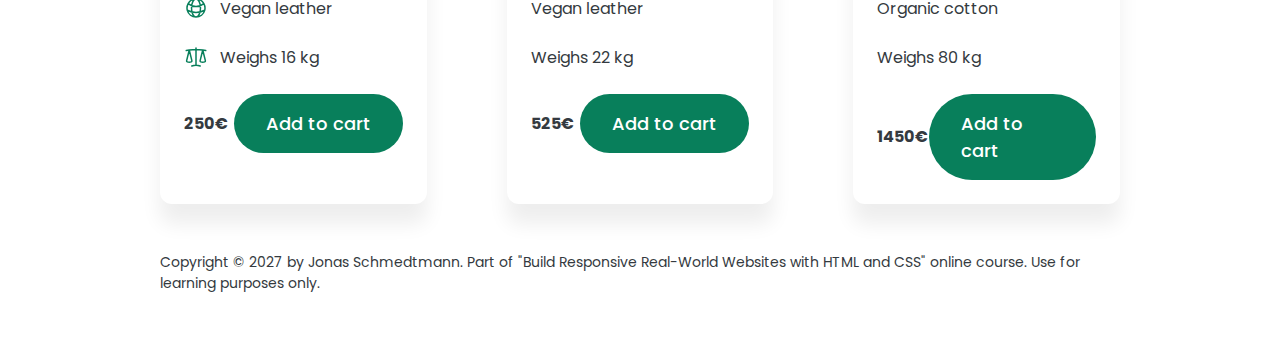
<file: starter/05-Design/index.html>
<!DOCTYPE html>
<html lang="en">
  <head>
    <meta charset="UTF-8" />
    <meta http-equiv="X-UA-Compatible" content="IE=edge" />
    <meta name="viewport" content="width=device-width, initial-scale=1.0" />
    <link rel="preconnect" href="https://fonts.googleapis.com">
    <link rel="preconnect" href="https://fonts.gstatic.com" crossorigin>
    <link href="https://fonts.googleapis.com/css2?family=Poppins:wght@400;500;700&display=swap" rel="stylesheet">

    <link rel="stylesheet" href="style.css" />
    <title>Lisbon Chair Shop</title>
  </head>
  <body>
    <div class="container">
      <header>
        <div class="header-text-box">
          <h1>We design and build better chairs, for a better life</h1>
          <p class="header-text">
            In a small shop in the heart of Lisbon, we spend our days
            relentlessly perfecting the chair. The result is a perfect blend of
            beauty and comfort, that will have a lasting impact on your health.
          </p>
          <a class="btn btn--big" href="#">Shop chairs</a>
        </div>
        <img src="hero.jpg" alt="Photo" />
      </header>

      <section>
        <h2>What makes our chairs special</h2>
        <div class="grid-3-cols">
          <div>
            <svg 
              xmlns="http://www.w3.org/2000/svg" 
              class="features-icon"
              fill="none" viewBox="0 0 24 24" 
              stroke-width="1.5" 
              stroke="currentColor" 
              class="w-6 h-6">
              <path 
                stroke-linecap="round" 
                stroke-linejoin="round" 
                d="M9.75 3.104v5.714a2.25 2.25 0 01-.659 1.591L5 14.5M9.75 3.104c-.251.023-.501.05-.75.082m.75-.082a24.301 24.301 0 014.5 0m0 0v5.714c0 .597.237 1.17.659 1.591L19.8 15.3M14.25 3.104c.251.023.501.05.75.082M19.8 15.3l-1.57.393A9.065 9.065 0 0112 15a9.065 9.065 0 00-6.23-.693L5 14.5m14.8.8l1.402 1.402c1.232 1.232.65 3.318-1.067 3.611A48.309 48.309 0 0112 21c-2.773 0-5.491-.235-8.135-.687-1.718-.293-2.3-2.379-1.067-3.61L5 14.5" />
            </svg>
            
            <p class="features-title"><strong>Science meets design</strong></p>
            <p class="features-text">
              Lorem, ipsum dolor sit amet consectetur adipisicing elit. Natus
              similique adipisci praesentium.
            </p>
          </div>

          <div>
            <svg 
              xmlns="http://www.w3.org/2000/svg" 
              class="features-icon"
              fill="none" viewBox="0 0 24 24" 
              stroke-width="1.5" 
              stroke="currentColor" 
              class="w-6 h-6">
              <path 
                stroke-linecap="round" 
                stroke-linejoin="round" 
                d="M15.182 15.182a4.5 4.5 0 01-6.364 0M21 12a9 9 0 11-18 0 9 9 0 0118 0zM9.75 9.75c0 .414-.168.75-.375.75S9 10.164 9 9.75 9.168 9 9.375 9s.375.336.375.75zm-.375 0h.008v.015h-.008V9.75zm5.625 0c0 .414-.168.75-.375.75s-.375-.336-.375-.75.168-.75.375-.75.375.336.375.75zm-.375 0h.008v.015h-.008V9.75z" />
            </svg>
            
            <p class="features-title">
              <strong>Maximal comfort</strong>
            </p>
            <p class="features-text">
              Reprehenderit optio placeat quasi excepturi architecto, explicabo
              facilis perspiciatis error maxime magnam.
            </p>
          </div>

          <div>
            <svg 
              xmlns="http://www.w3.org/2000/svg" 
              class="features-icon"
              fill="none" viewBox="0 0 24 24" 
              stroke-width="1.5" 
              stroke="currentColor" 
              class="w-6 h-6">
              <path 
                stroke-linecap="round" 
                stroke-linejoin="round" 
                d="M21 8.25c0-2.485-2.099-4.5-4.688-4.5-1.935 0-3.597 1.126-4.312 2.733-.715-1.607-2.377-2.733-4.313-2.733C5.1 3.75 3 5.765 3 8.25c0 7.22 9 12 9 12s9-4.78 9-12z" />
            </svg>
            
            <p class="features-title">
              <strong>Ethical and sustainable</strong>
            </p>
            <p class="features-text">
              Deleniti recusandae quidem nesciunt, eos dolorum iure, quaerat
              omnis est laudantium voluptatem voluptas!
            </p>
          </div>
        </div>
      </section>

      <section class="testimonial-section">
        <div class="grid-3-cols">
          <img src="customers.jpg" alt="People sitting on chairs" />
          <div class="testimonial-box">
            <h2>"We couldn't live without these chairs anymore"</h2>
            <blockquote class="testimonial-text">
              Lorem ipsum dolor sit amet consectetur adipisicing elit. Dolor
              repellat at, nesciunt quia cum minima ipsum culpa totam sapiente
              recusandae earum debitis doloribus in quasi voluptatibus!
            </blockquote>
            <p class="testimonial-author">&mdash; Mary and Sarah Johnson</p>
          </div>
        </div>
      </section>

      <section>
        <h2>Our bestselling chairs</h2>
        <div class="grid-3-cols">
          <figure class="chair">
            <img src="chair-1.jpg" alt="Chair" />
            <div class="chair-box">
              <h3>The Laid Back</h3>
              <ul class="chair-details">
                <li>
                  <svg 
                    xmlns="http://www.w3.org/2000/svg" 
                    fill="none" 
                    viewBox="0 0 24 24" 
                    stroke-width="1.5" 
                    stroke="currentColor" 
                    class="chair-icon">
                    <path 
                      stroke-linecap="round" 
                      stroke-linejoin="round" 
                      d="M9.813 15.904L9 18.75l-.813-2.846a4.5 4.5 0 00-3.09-3.09L2.25 12l2.846-.813a4.5 4.5 0 003.09-3.09L9 5.25l.813 2.846a4.5 4.5 0 003.09 3.09L15.75 12l-2.846.813a4.5 4.5 0 00-3.09 3.09zM18.259 8.715L18 9.75l-.259-1.035a3.375 3.375 0 00-2.455-2.456L14.25 6l1.036-.259a3.375 3.375 0 002.455-2.456L18 2.25l.259 1.035a3.375 3.375 0 002.456 2.456L21.75 6l-1.035.259a3.375 3.375 0 00-2.456 2.456zM16.894 20.567L16.5 21.75l-.394-1.183a2.25 2.25 0 00-1.423-1.423L13.5 18.75l1.183-.394a2.25 2.25 0 001.423-1.423l.394-1.183.394 1.183a2.25 2.25 0 001.423 1.423l1.183.394-1.183.394a2.25 2.25 0 00-1.423 1.423z" />
                  </svg>
                  
                  <!-- Span is a generic INLINE text element, it doesn't have any meaning. It's like a div element, but inline -->
                  <span>Leisure and relaxing</span>
                </li>
                <li>
                  <svg 
                    xmlns="http://www.w3.org/2000/svg" 
                    fill="none" viewBox="0 0 24 24" 
                    stroke-width="1.5" 
                    stroke="currentColor" 
                    class="chair-icon">
                    <path 
                      stroke-linecap="round" 
                      stroke-linejoin="round" 
                      d="M12 6v6h4.5m4.5 0a9 9 0 11-18 0 9 9 0 0118 0z" />
                  </svg>
                  
                  <span>Comfortable for 4h</span>
                </li>
                <li>
                  <svg 
                    xmlns="http://www.w3.org/2000/svg" 
                    fill="none" viewBox="0 0 24 24" 
                    stroke-width="1.5" 
                    stroke="currentColor"
                    class="chair-icon">
                    <path stroke-linecap="round" 
                      stroke-linejoin="round" 
                      d="M12 21a9.004 9.004 0 008.716-6.747M12 21a9.004 9.004 0 01-8.716-6.747M12 21c2.485 0 4.5-4.03 4.5-9S14.485 3 12 3m0 18c-2.485 0-4.5-4.03-4.5-9S9.515 3 12 3m0 0a8.997 8.997 0 017.843 4.582M12 3a8.997 8.997 0 00-7.843 4.582m15.686 0A11.953 11.953 0 0112 10.5c-2.998 0-5.74-1.1-7.843-2.918m15.686 0A8.959 8.959 0 0121 12c0 .778-.099 1.533-.284 2.253m0 0A17.919 17.919 0 0112 16.5c-3.162 0-6.133-.815-8.716-2.247m0 0A9.015 9.015 0 013 12c0-1.605.42-3.113 1.157-4.418" />
                  </svg>
                  
                  <span>Vegan leather</span>
                </li>
                <li>
                  <svg 
                    xmlns="http://www.w3.org/2000/svg" 
                    fill="none" 
                    viewBox="0 0 24 24" 
                    stroke-width="1.5" 
                    stroke="currentColor" 
                    class="chair-icon">
                    <path 
                      stroke-linecap="round" 
                      stroke-linejoin="round" d="M12 3v17.25m0 0c-1.472 0-2.882.265-4.185.75M12 20.25c1.472 0 2.882.265 4.185.75M18.75 4.97A48.416 48.416 0 0012 4.5c-2.291 0-4.545.16-6.75.47m13.5 0c1.01.143 2.01.317 3 .52m-3-.52l2.62 10.726c.122.499-.106 1.028-.589 1.202a5.988 5.988 0 01-2.031.352 5.988 5.988 0 01-2.031-.352c-.483-.174-.711-.703-.59-1.202L18.75 4.971zm-16.5.52c.99-.203 1.99-.377 3-.52m0 0l2.62 10.726c.122.499-.106 1.028-.589 1.202a5.989 5.989 0 01-2.031.352 5.989 5.989 0 01-2.031-.352c-.483-.174-.711-.703-.59-1.202L5.25 4.971z" />
                  </svg>
                  
                  <span>Weighs 16 kg</span>
                </li>
              </ul>
              <div class="chair-price">
                <strong>250€</strong>
                <a href="#" class="btn btn--small">Add to cart</a>
              </div>
            </div>
          </figure>

          <figure class="chair">
            <img src="chair-2.jpg" alt="Chair" />
            <div class="chair-box">
              <h3>The Worker Bee</h3>
              <ul class="chair-details">
                <li>
                  <span>Work</span>
                </li>
                <li>
                  <span>Comfortable for 8h</span>
                </li>
                <li>
                  <span>Vegan leather</span>
                </li>
                <li>
                  <span>Weighs 22 kg</span>
                </li>
              </ul>
              <div class="chair-price">
                <strong>525€</strong>
                <a href="#" class="btn btn--small">Add to cart</a>
              </div>
            </div>
          </figure>

          <figure class="chair">
            <img src="chair-3.jpg" alt="Chair" />
            <div class="chair-box">
              <h3>The Chair 4/2</h3>
              <ul class="chair-details">
                <li>
                  <span>Leisure and relaxing</span>
                </li>
                <li>
                  <span>Comfortable all day!</span>
                </li>
                <li>
                  <span>Organic cotton</span>
                </li>
                <li>
                  <span>Weighs 80 kg</span>
                </li>
              </ul>
              <div class="chair-price">
                <strong>1450€</strong>
                <a href="#" class="btn btn--small">Add to cart</a>
              </div>
            </div>
          </figure>
        </div>
      </section>

      <footer>
        Copyright &copy; 2027 by Jonas Schmedtmann. Part of "Build Responsive
        Real-World Websites with HTML and CSS" online course. Use for learning
        purposes only.
      </footer>
    </div>
  </body>
</html>
</file>
<file: final/03-CSS-Fundamentals/style.css>
* {
  /* border-top: 10px solid #1098ad; */
  margin: 0;
  padding: 0;
}

/* PAGE SECTIONS */
body {
  color: #444;
  font-family: sans-serif;

  border-top: 10px solid #1098ad;
  position: relative;
}

.container {
  width: 800px;
  /* margin-left: auto;
  margin-right: auto; */
  margin: 0 auto;
}

.main-header {
  background-color: #f7f7f7;
  /* padding: 20px;
  padding-left: 40px;
  padding-right: 40px; */
  padding: 20px 40px;
  margin-bottom: 60px;
  /* height: 80px; */
}

nav {
  font-size: 18px;
  /* text-align: center; */
}

article {
  margin-bottom: 60px;
}

.post-header {
  margin-bottom: 40px;
  /* position: relative; */
}

aside {
  background-color: #f7f7f7;
  border-top: 5px solid #1098ad;
  border-bottom: 5px solid #1098ad;
  /* padding-top: 50px;
  padding-bottom: 50px; */
  padding: 50px 0;
  width: 500px;
}

/* SMALLER ELEMENTS */
h1,
h2,
h3 {
  color: #1098ad;
}

h1 {
  font-size: 26px;
  text-transform: uppercase;
  font-style: italic;
}

h2 {
  font-size: 40px;
  margin-bottom: 30px;
}

h3 {
  font-size: 30px;
  margin-bottom: 20px;
  margin-top: 40px;
}

h4 {
  font-size: 20px;
  text-transform: uppercase;
  text-align: center;
}

p {
  font-size: 22px;
  line-height: 1.5;
  margin-bottom: 15px;
}

ul,
ol {
  margin-left: 50px;
  margin-bottom: 20px;
}

li {
  font-size: 20px;
  margin-bottom: 10px;
  /* display: inline; */
}

li:last-child {
  margin-bottom: 0;
}

/* footer p {
  font-size: 16px;
} */

/* article header p {
  font-style: italic;
} */

#author {
  font-style: italic;
  font-size: 18px;
}

#copyright {
  font-size: 16px;
}

.related-author {
  font-size: 18px;
  font-weight: bold;
}

/* ul {
  list-style: none;
} */

.related {
  list-style: none;
}

body {
  /* background-color: orangered; */
}

/* .first-li {
  font-weight: bold;
} */

li:first-child {
  font-weight: bold;
}

li:last-child {
  font-style: italic;
}

li:nth-child(even) {
  /* color: red; */
}

/* Misconception: this won't work! */
article p:first-child {
  color: red;
}

/* Styling links */
a:link {
  color: #1098ad;
  text-decoration: none;
}

a:visited {
  /* color: #777; */
  color: #1098ad;
}

a:hover {
  color: orangered;
  font-weight: bold;
  text-decoration: underline orangered;
}

a:active {
  background-color: black;
  font-style: italic;
}
/* LVHA */

.post-img {
  width: 100%;
  height: auto;
}

nav a:link {
  /* background-color: orangered;
  margin: 20px;
  padding: 20px;

  display: block; */

  margin-right: 30px;
  margin-top: 10px;
  display: inline-block;
}

nav a:link:last-child {
  margin-right: 0;
}

button {
  font-size: 22px;
  padding: 20px;
  cursor: pointer;

  position: absolute;
  /* top: 50px;
  left: 50px; */
  bottom: 50px;
  right: 50px;
}

h1::first-letter {
  font-style: normal;
  margin-right: 5px;
}

h3 + p::first-line {
  /* color: red; */
}

h2 {
  /* background-color: orange; */
  position: relative;
}

h2::before {
  content: "TOP";
  background-color: #ffe70e;
  color: #444;
  font-size: 16px;
  font-weight: bold;
  display: inline-block;
  padding: 5px 10px;
  position: absolute;
  top: -10px;
  right: -25px;
}

/* Resolving conflicts */
/* #copyright {
  color: red;
}

.copyright {
  color: blue;
}

.text {
  color: yellow;
}

footer p {
  color: green !important;
} */

/* nav a:link,
nav p {
  font-size: 18px;
} */
</file>
<file: final/04-CSS-Layouts/style.css>
* {
  /* border-top: 10px solid #1098ad; */
  margin: 0;
  padding: 0;
  box-sizing: border-box;
}

/* PAGE SECTIONS */
body {
  color: #444;
  font-family: sans-serif;

  border-top: 10px solid #1098ad;
  position: relative;
}

.container {
  width: 1200px;
  /* margin-left: auto;
  margin-right: auto; */
  margin: 0 auto;
}

.main-header {
  background-color: #f7f7f7;
  /* padding: 20px;
  padding-left: 40px;
  padding-right: 40px; */
  padding: 20px 40px;
  /* margin-bottom: 60px; */
  /* height: 80px; */
}

nav {
  font-size: 18px;
  /* text-align: center; */
}

article {
  /* margin-bottom: 60px; */
}

.post-header {
  margin-bottom: 40px;
  /* position: relative; */
}

aside {
  background-color: #f7f7f7;
  border-top: 5px solid #1098ad;
  border-bottom: 5px solid #1098ad;
  padding: 50px 40px;
}

/* SMALLER ELEMENTS */
h1,
h2,
h3 {
  color: #1098ad;
}

h1 {
  font-size: 26px;
  text-transform: uppercase;
  font-style: italic;
}

h2 {
  font-size: 40px;
  margin-bottom: 30px;
}

h3 {
  font-size: 30px;
  margin-bottom: 20px;
  margin-top: 40px;
}

h4 {
  font-size: 20px;
  text-transform: uppercase;
  text-align: center;
  margin-bottom: 30px;
}

p {
  font-size: 22px;
  line-height: 1.5;
  margin-bottom: 15px;
}

ul,
ol {
  margin-left: 50px;
  margin-bottom: 20px;
}

li {
  font-size: 20px;
  margin-bottom: 10px;
  /* display: inline; */
}

li:last-child {
  margin-bottom: 0;
}

/* footer p {
  font-size: 16px;
} */

/* article header p {
  font-style: italic;
} */

#author {
  font-style: italic;
  font-size: 18px;
}

#copyright {
  font-size: 16px;
}

.related-author {
  font-size: 18px;
  font-weight: bold;
}

/* ul {
  list-style: none;
} */

.related {
  list-style: none;
  margin-left: 0;
}

body {
  /* background-color: orangered; */
}

/* .first-li {
  font-weight: bold;
} */

li:first-child {
  font-weight: bold;
}

li:last-child {
  font-style: italic;
}

li:nth-child(even) {
  /* color: red; */
}

/* Misconception: this won't work! */
article p:first-child {
  color: red;
}

/* Styling links */
a:link {
  color: #1098ad;
  text-decoration: none;
}

a:visited {
  /* color: #777; */
  color: #1098ad;
}

a:hover {
  color: orangered;
  font-weight: bold;
  text-decoration: underline orangered;
}

a:active {
  background-color: black;
  font-style: italic;
}
/* LVHA */

.post-img {
  width: 100%;
  height: auto;
}

nav a:link {
  /* background-color: orangered;
  margin: 20px;
  padding: 20px;

  display: block; */

  margin-right: 30px;
  display: inline-block;
}

nav a:link:last-child {
  margin-right: 0;
}

button {
  font-size: 22px;
  padding: 20px;
  cursor: pointer;

  position: absolute;
  /* top: 50px;
  left: 50px; */
  bottom: 50px;
  right: 50px;
}

h1::first-letter {
  font-style: normal;
  margin-right: 5px;
}

h3 + p::first-line {
  /* color: red; */
}

h2 {
  /* background-color: orange; */
  position: relative;
}

h2::before {
  content: "TOP";
  background-color: #ffe70e;
  color: #444;
  font-size: 16px;
  font-weight: bold;
  display: inline-block;
  padding: 5px 10px;
  position: absolute;
  top: -10px;
  right: -25px;
}

/* Resolving conflicts */
/* #copyright {
  color: red;
}

.copyright {
  color: blue;
}

.text {
  color: yellow;
}

footer p {
  color: green !important;
} */

/* nav a:link,
nav p {
  font-size: 18px;
} */

/* FLOATS */
/*
.author-img {
  float: left;
  margin-bottom: 20px;
}

.author {
  float: left;
  margin-top: 10px;
  margin-left: 20px;
}

h1 {
  float: left;
}

nav {
  float: right;
}

.clear {
  clear: both;
}

.clearfix::after {
  clear: both;
  content: "";
  display: block;
}

article {
  width: 825px;
  float: left;
}

aside {
  width: 300px;
  float: right;
}

footer {
  clear: both;
}
*/

/* FLEXBOX */
.main-header {
  display: flex;
  align-items: center;
  justify-content: space-between;
}

.author-box {
  display: flex;
  align-items: center;
  margin-bottom: 15px;
}

.author {
  margin-bottom: 0;
  margin-left: 15px;
}

.related-post {
  display: flex;
  align-items: center;
  gap: 20px;
  margin-bottom: 30px;
}

.related-link:link {
  font-size: 17px;
  font-weight: bold;
  font-style: normal;
  margin-bottom: 5px;
  display: block;
}

.related-author {
  margin-bottom: 0;
  font-size: 14px;
  font-weight: normal;
  font-style: italic;
}

/* FLEXBOX LAYOUT */
/* .row {
  display: flex;
  align-items: flex-start;
  gap: 75px;
  margin-bottom: 60px;
}

article {
  flex: 1;
  margin-bottom: 0;
}

aside {
  
  DEFAULTS:
  flex-grow: 0;
  flex-shrink: 1;
  flex-basis: auto;

  flex: 0 0 300px;
} */

/* CSS GRID LAYOUT */
.container {
  display: grid;
  grid-template-columns: 1fr 300px;
  column-gap: 75px;
  row-gap: 60px;
  align-items: start;
}

.main-header {
  /* grid-column: 1 / span 2; */
  grid-column: 1 / -1;
}

article {
}

aside {
}

footer {
  grid-column: 1 / -1;
}
</file>
<file: final/05-Design/style.css>
/*
SPACING SYSTEM (px)
2 / 4 / 8 / 12 / 16 / 24 / 32 / 48 / 64 / 80 / 96 / 128

FONT SIZE SYSTEM (px)
10 / 12 / 14 / 16 / 18 / 20 / 24 / 30 / 36 / 44 / 52 / 62 / 74 / 86 / 98
*/

/* 
MAIN COLOR: #087f5b
GREY COLOR: #343a40
*/

* {
  margin: 0;
  padding: 0;
  box-sizing: border-box;
}

/* ------------------------ */
/* GENERAL STYLES */
/* ------------------------ */
body {
  font-family: "Inter", sans-serif;
  color: #343a40;
  border-bottom: 8px solid #087f5b;
}

.container {
  width: 960px;
  margin: 0 auto;
}

header,
section {
  margin-bottom: 96px;
}

h2 {
  margin-bottom: 48px;
  font-size: 36px;
  letter-spacing: -0.5px;
  /* 24 / 30 / 36 */
}

.grid-3-cols {
  display: grid;
  grid-template-columns: repeat(3, 1fr);
  column-gap: 80px;
}

.btn:link,
.btn:visited {
  background-color: #087f5b;
  color: #fff;
  text-decoration: none;
  text-transform: uppercase;
  font-weight: 500;

  display: inline-block;
  border-radius: 100px;
}

.btn:hover,
.btn:active {
  background-color: #099268;
}

.btn--big {
  font-size: 18px;
  padding: 16px 32px;
}

.btn--small {
  font-size: 14px;
  padding: 8px 12px;
}

img {
  border-radius: 12px;
}

/* ------------------------ */
/* COMPONENT STYLES */
/* ------------------------ */

/* HEADER */
header {
  display: grid;
  grid-template-columns: repeat(2, 1fr);
  column-gap: 80px;
  margin-top: 64px;
}

.header-text-box {
  align-self: center;
}

h1 {
  margin-bottom: 32px;
  font-size: 44px;
  line-height: 1.1;
  letter-spacing: -1px;
  /* 44 / 52 / 62 */

  /* text-shadow: 0 5px 5px rgba(0, 0, 0, 0.2); */
}

.header-text {
  margin-bottom: 24px;
  font-size: 18px;
  line-height: 1.7;
}

img {
  width: 100%;
}

/* FEATURES */
.features-icon {
  stroke: #087f5b;
  width: 32px;
  heigh: 32px;
  margin-bottom: 24px;
}

.features-title {
  margin-bottom: 16px;
  font-size: 20px;
}

.features-text {
  font-size: 18px;
  line-height: 1.7;
}

/* TESTIMONIAL */
.testimonial-section {
  background-color: #087f5b;
  color: #fff;
  padding: 24px;
  border-radius: 12px;
}

.testimonial-box {
  grid-column: 2 / -1;
  align-self: center;
}

.testimonial-box h2 {
  margin-bottom: 24px;
  /* 20 / 24 / 30 */
  font-size: 24px;
}

.testimonial-text {
  font-style: italic;
  margin-bottom: 24px;
  font-size: 18px;
  line-height: 1.7;
  color: ##e6fcf5;
}

.testimonial-author {
  color: #c3fae8;
}

/* CHAIRS */
.chair {
  box-shadow: 0 20px 30px 0 rgba(0, 0, 0, 0.07);
  border-radius: 12px;
}

.chair img {
  border-bottom-left-radius: 0;
  border-bottom-right-radius: 0;
}

.chair-box {
  padding: 32px;
}

h3 {
  margin-bottom: 24px;
  font-size: 20px;
}

.chair-details {
  list-style: none;
  margin-bottom: 48px;
}

.chair-details li {
  display: flex;
  align-items: center;
  gap: 12px;
  margin-bottom: 16px;
}

.chair-details li:last-child {
  margin-bottom: 0;
}

.chair-icon {
  stroke: #087f5b;
  width: 24px;
  height: 24px;
}

.chair-price {
  display: flex;
  justify-content: space-between;
  align-items: center;
  font-size: 20px;
}

footer {
  margin-bottom: 48px;
  font-size: 14px;
  color: #495057;
}
</file>
<file: starter/04-CSS-Layouts/style.css>
* {
  margin: 0;
  padding: 0;
  box-sizing: border-box;
}

/* .container {
  margin: 10px auto;
} */

.main-header {
  display: flex;
  align-items: center;
  justify-content: space-between;
}

.navbar a:link {
  text-decoration: none;
}

.navbar {
  display: flex;
  justify-content: space-between;
  gap: 20px;
}

.author-box {
  display: flex;
  align-items: center;
  gap: 20px;
}

.related-post {
  display: flex;
  align-items: center;
  gap: 10px;
  /* margin-bottom: 20px;; */
}

.related-link:link {
  font-size: 17px;
  font-style: normal;
  text-decoration: none;
}

.related-author {
  font-size: 14px;
  font-style: italic;
}

/* .row {
  display: flex;
  gap: 75px;
  margin-bottom: 30px;
} */

article {
  flex: 1;
}

/* aside {
  flex: 0 0 300px;
  align-self: flex-start;
} */

/* CSS GRID LAYOUT */
.container {
  display: grid;
  grid-template-columns: 1fr 300px;
  column-gap: 75px;
  row-gap: 50px;
}

.main-header {
  grid-column: 1 / -1;
}

article {

}

aside {
  background: #d0ebff;
  align-self: start;
}

footer {
  background-color: #868e96;
  grid-column: 1 / -1;
}
</file>
<file: starter/05-Design/style.css>
/*
SPACING SYSTEM (px)
2 / 4 / 8 / 12 / 16 / 24 / 32 / 48 / 64 / 80 / 96 / 128

FONT SIZE SYSTEM (px)
10 / 12 / 14 / 16 / 18 / 20 / 24 / 30 / 36 / 44 / 52 / 62 / 74 / 86 / 98
*/
/* @import url('https://fonts.googleapis.com/css2?family=Roboto:wght@400;500;700&display=swap'); */

/* 
  MAIN COLOR: #087f5b
  GRAY COLOR: #343a40 
*/

* {
  margin: 0;
  padding: 0;
  box-sizing: border-box;
}

/* ------------------------ */
/* GENERAL STYLES */
/* ------------------------ */
body {
  font-family: 'Poppins', sans-serif;
  color: #343a40;
}

.container {
  width: 960px;
  margin: 0 auto;
}

header,
section {
  margin-bottom: 48px;
}

h2 {
  margin-bottom: 48px;
}

.grid-3-cols {
  display: grid;
  grid-template-columns: repeat(3, 1fr);
  column-gap: 80px;
}

.btn:link,
.btn:visited {
  background-color: #087f5b;
  color: #fff;
  text-decoration: none;
  text-transform: none;
  padding: 16px 32px;
  display: inline-block;
  font-weight: 500;
  font-size: 18px;
  border-radius: 100px;
}

/* ------------------------ */
/* COMPONENT STYLES */
/* ------------------------ */

/* HEADER */
header {
  display: grid;
  grid-template-columns: repeat(2, 1fr);
  column-gap: 80px;
  margin-top: 48px;
}

.header-text-box {
  align-self: center;
}

h1 {
  margin-bottom: 24px;
  font-size: 44px;
  line-height: 1.1;
  letter-spacing: -1px;
  text-shadow: 0 5px 5px rgba(0, 0, 0, 0.2);
}

.header-text {
  margin-bottom: 24px;
}

img {
  width: 100%;
  border-radius: 12px;
}

/* FEATURES */
.features-icon {
  stroke: #087f5b;
  width: 32px;
  height: 32px;
}

.features-title {
  margin-bottom: 16px;
}

.features-text {
}

/* TESTIMONIAL */
.testimonial-section {
  background-color: #087f5b;
  padding: 20px;
  border-radius: 12px;
}

.testimonial-box {
  grid-column: 2 / -1;
  align-self: center;
}

.testimonial-box h2 {
  margin-bottom: 24px;
}

.testimonial-text {
  font-style: italic;
  margin-bottom: 24px;
}

/* CHAIRS */
.chair {
  box-shadow: 0px 20px 20px 0px rgba(0, 0, 0, 0.07);
  border-radius: 12px;
}

.chair-box {
  padding: 24px;
}

h3 {
  margin-bottom: 24px;
}

.chair-details {
  list-style: none;
  margin-bottom: 24px;
}

.chair-details li {
  display: flex;
  align-items: center;
  gap: 12px;
  margin-bottom: 24px;
}

.chair-details li:last-child {
  margin-bottom: 0;
}

.chair-icon {
  stroke: #087f5b;
  width: 24px;
  height:24px;
}

.chair-price {
  display: flex;
  justify-content: space-between;
  align-items:center;
}

footer {
  margin-bottom: 48px;
  font-size: 14px;
}
</file>
